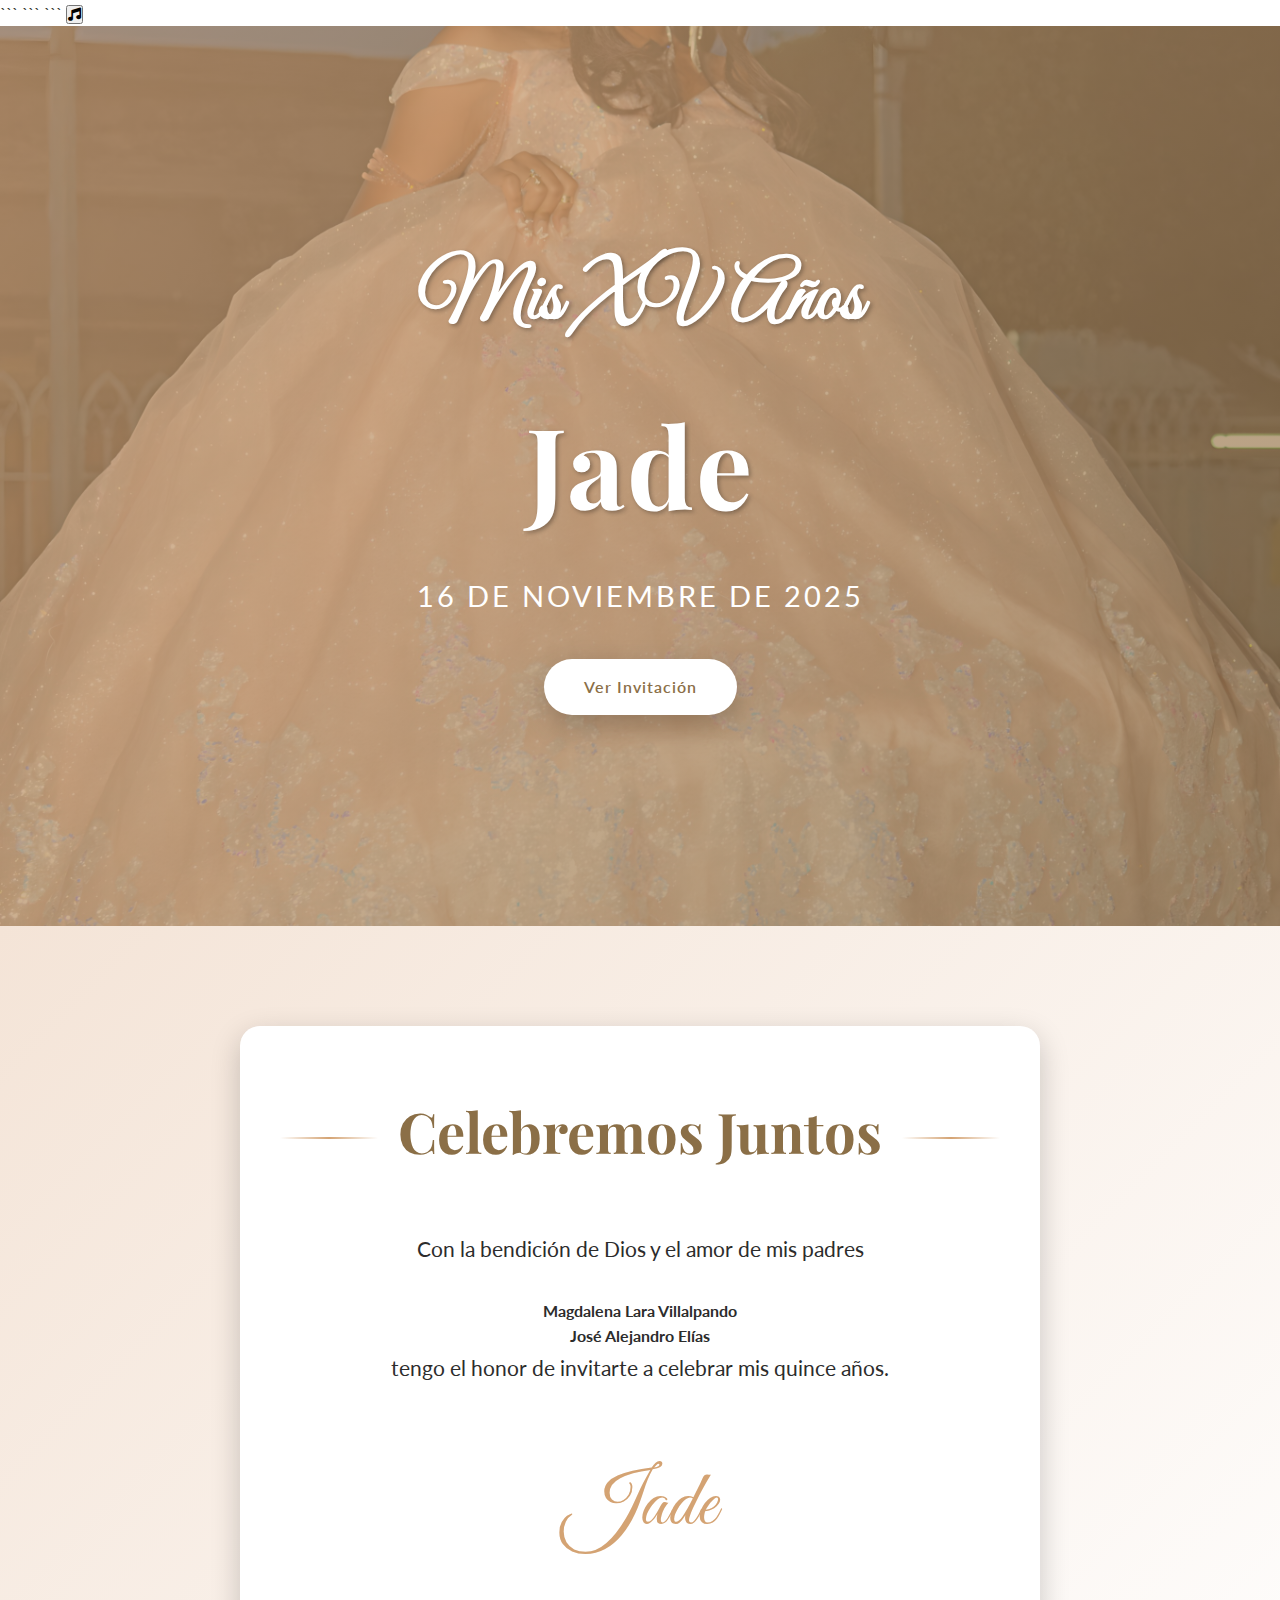
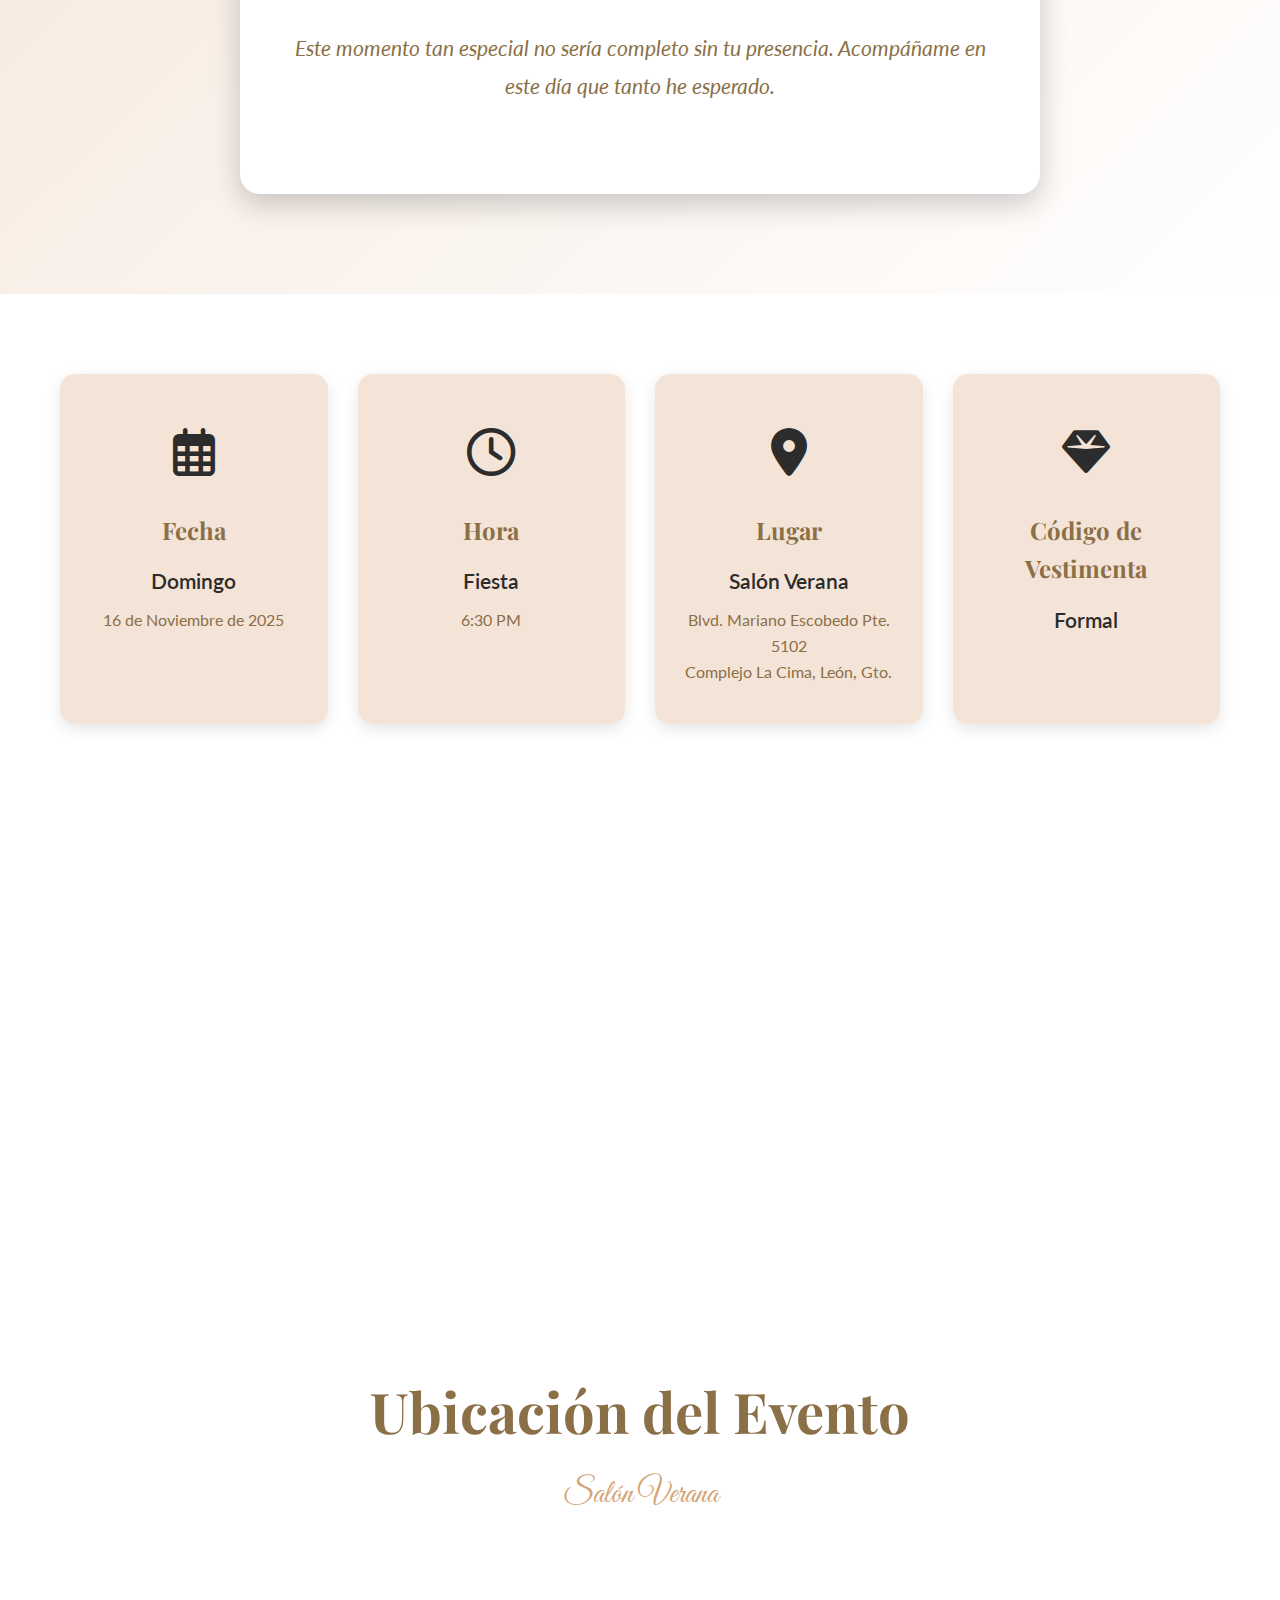
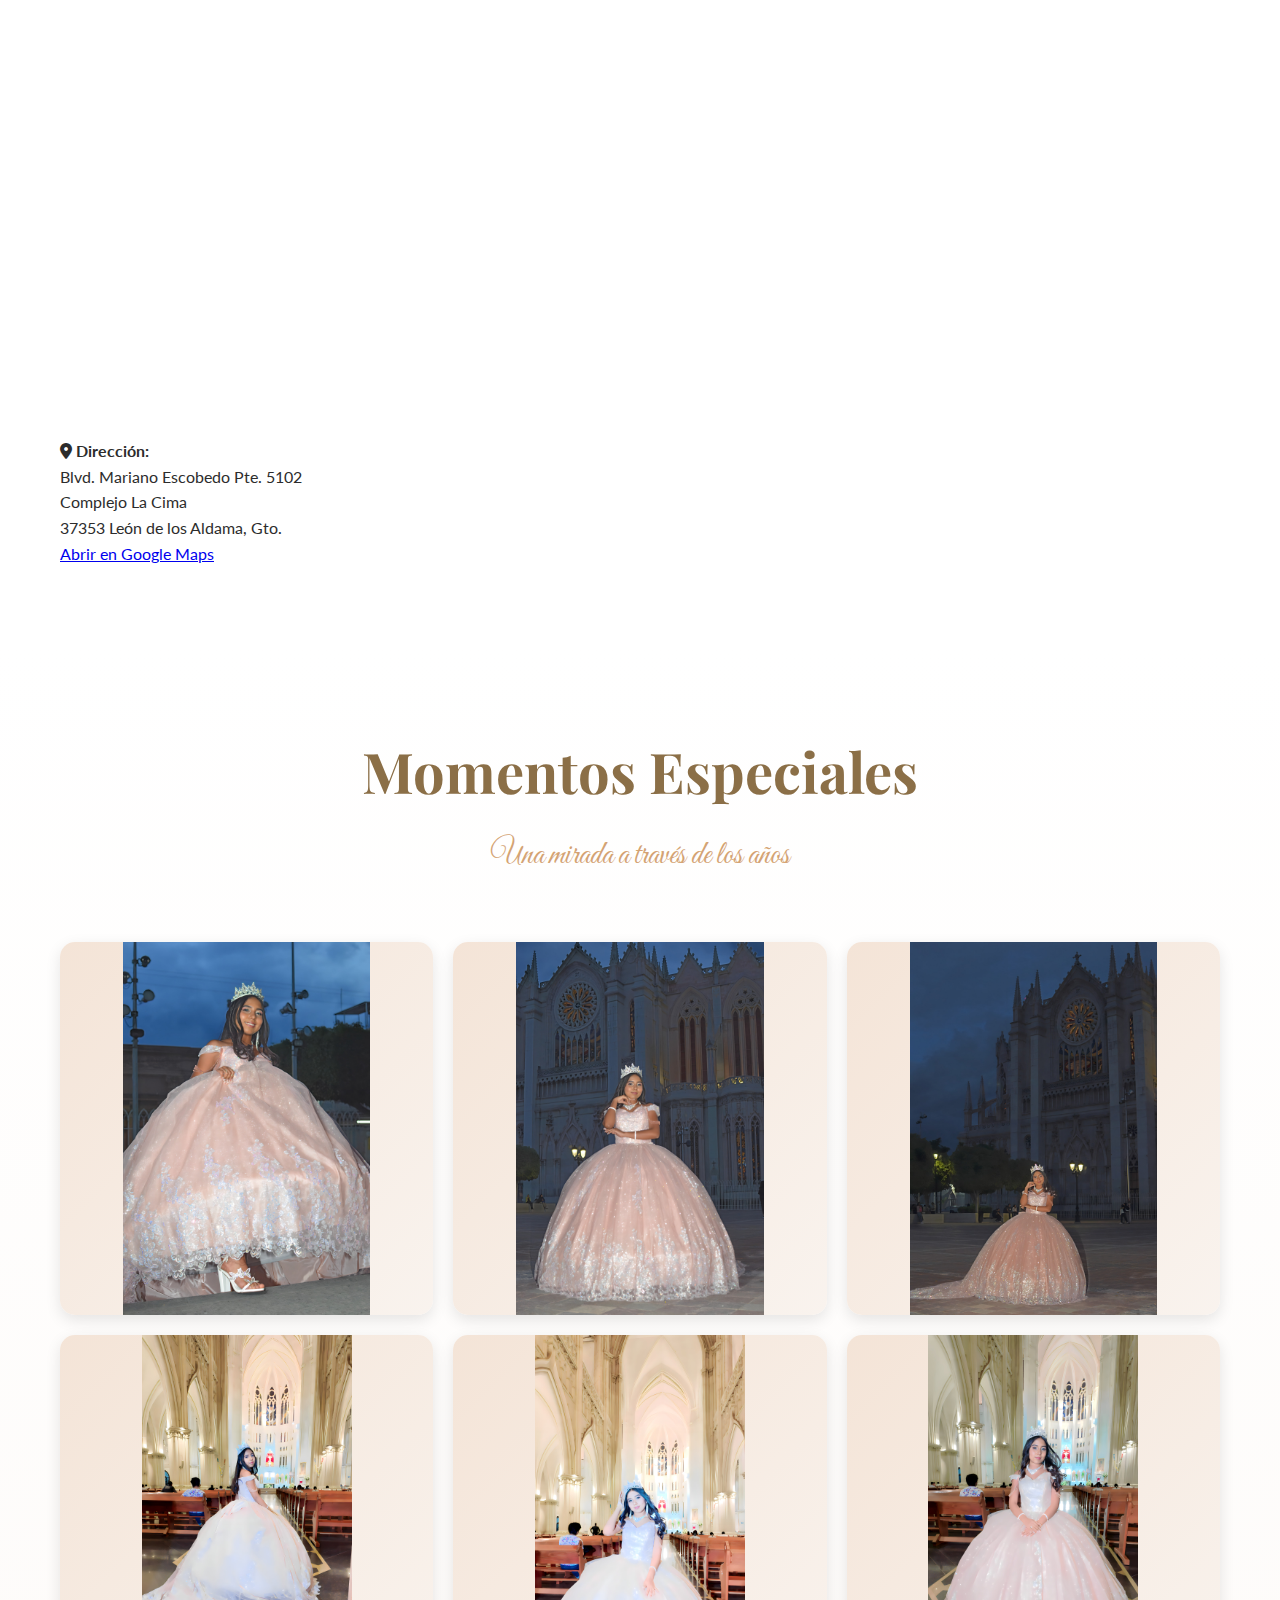
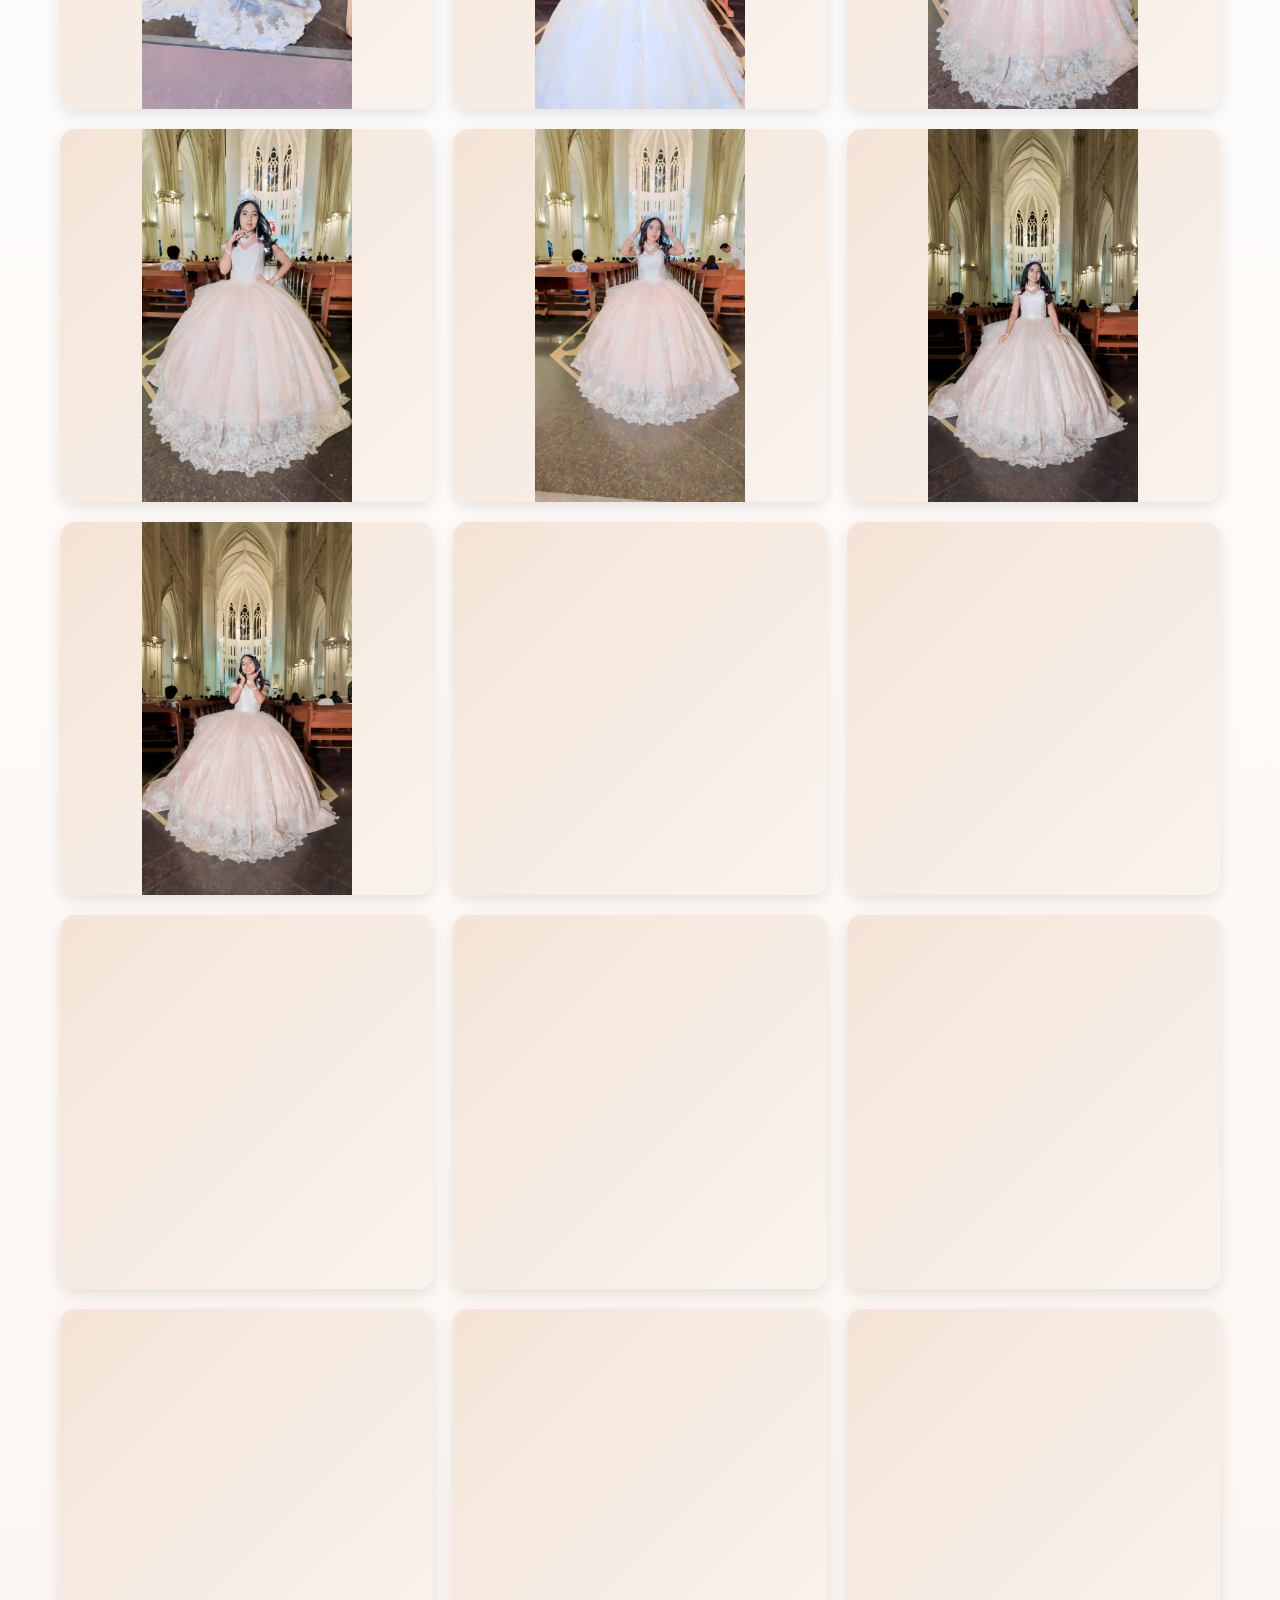
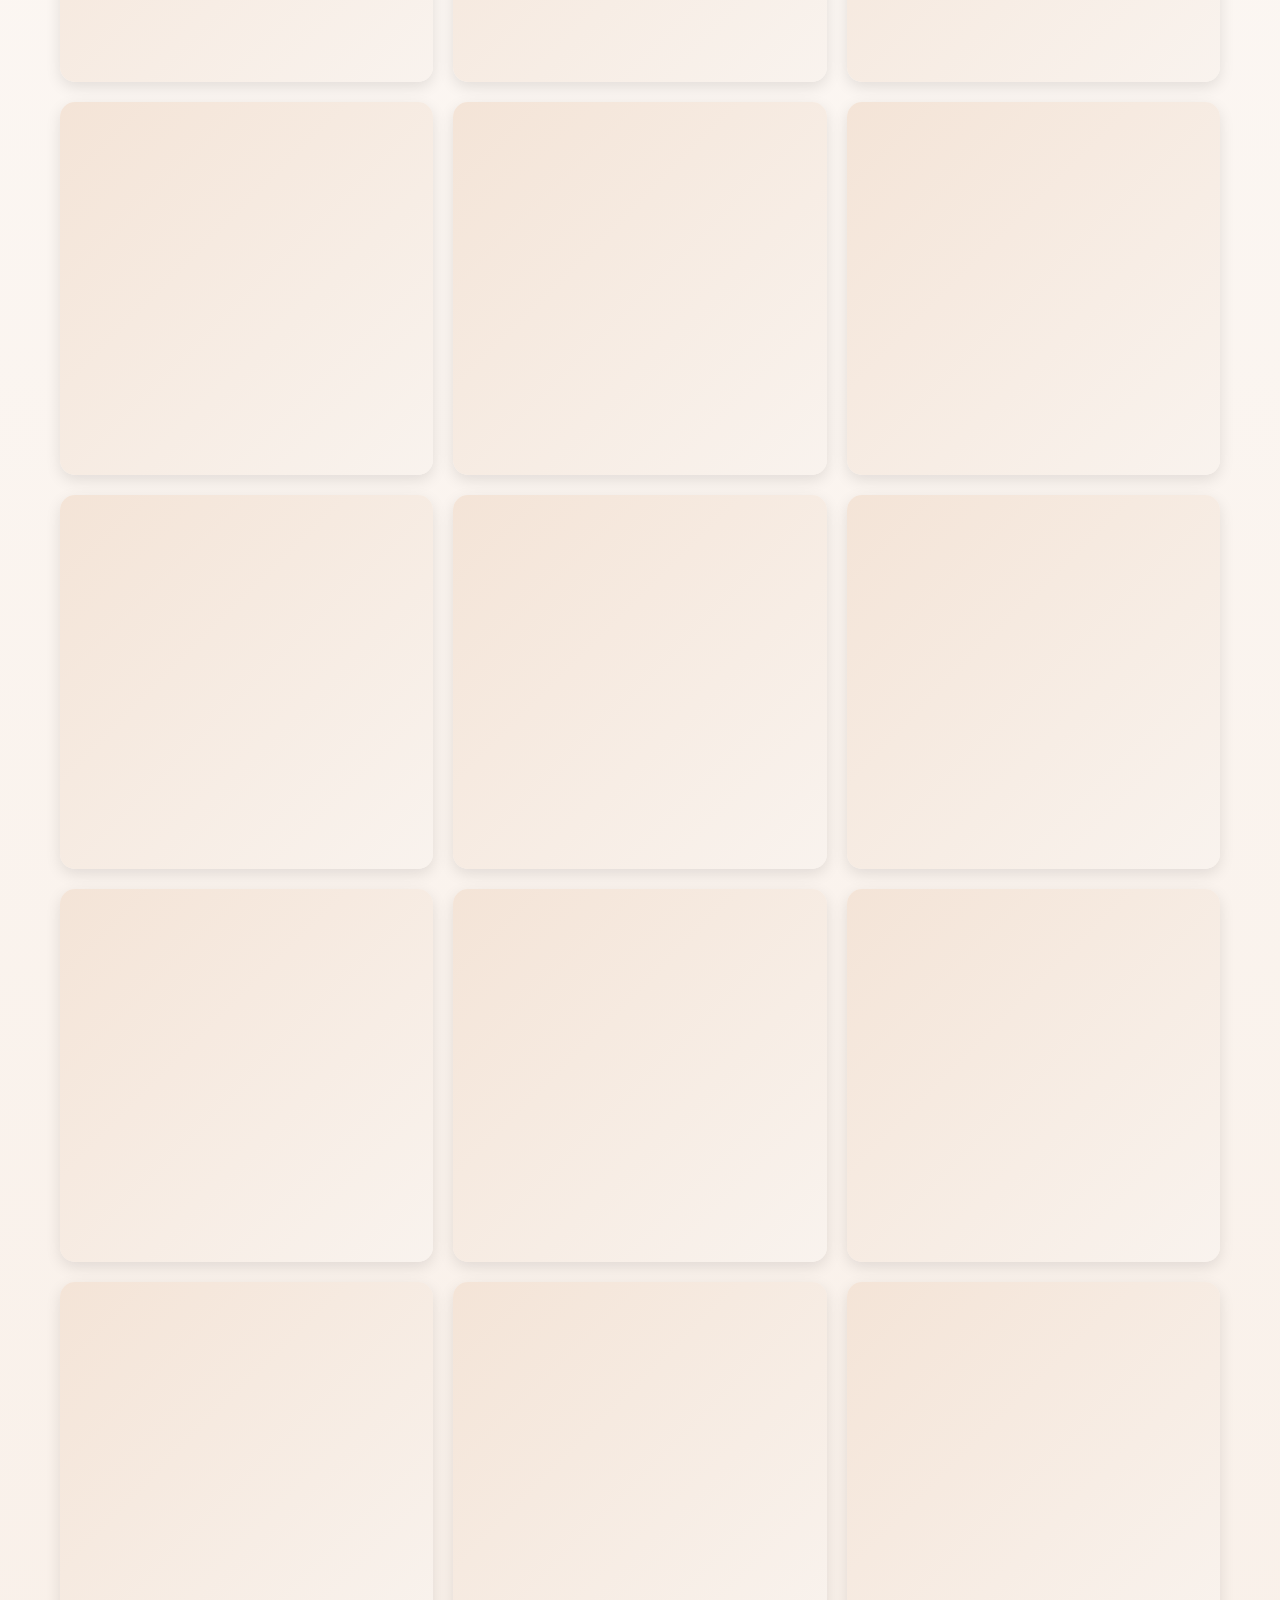
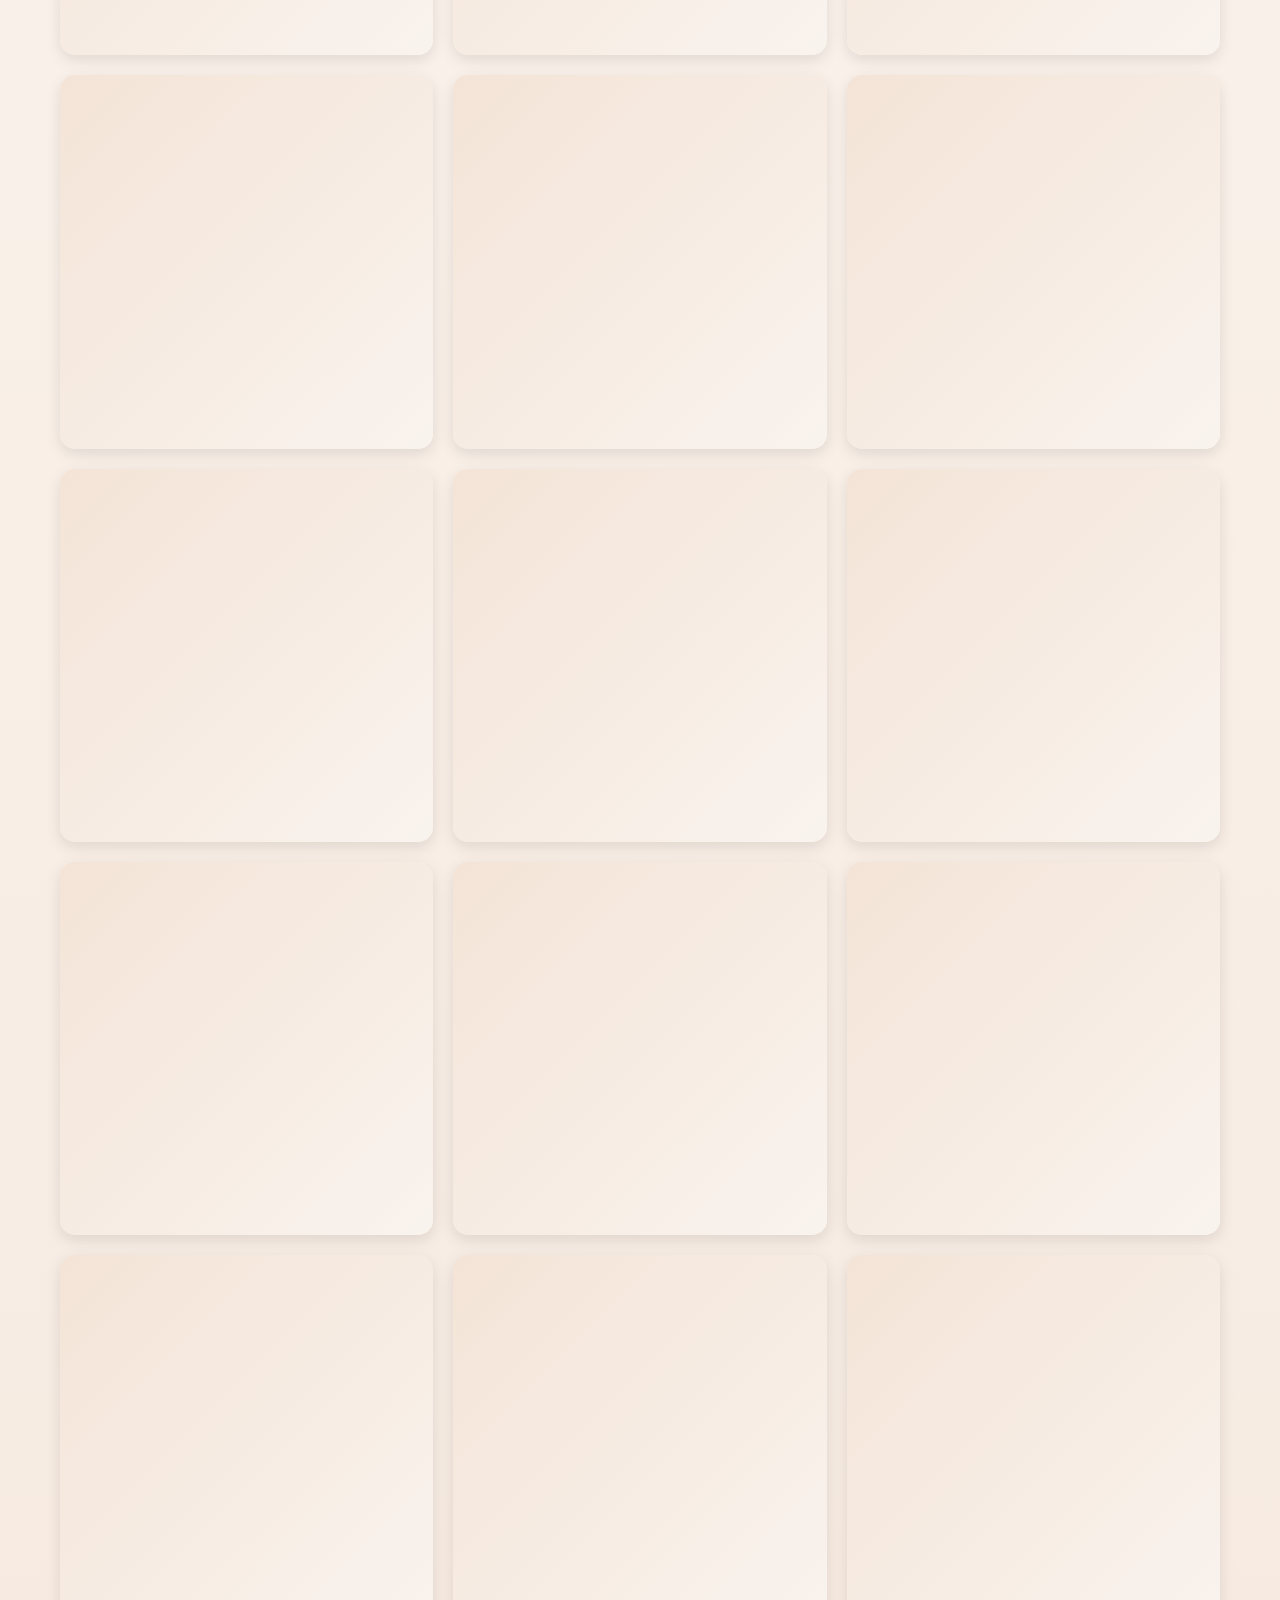
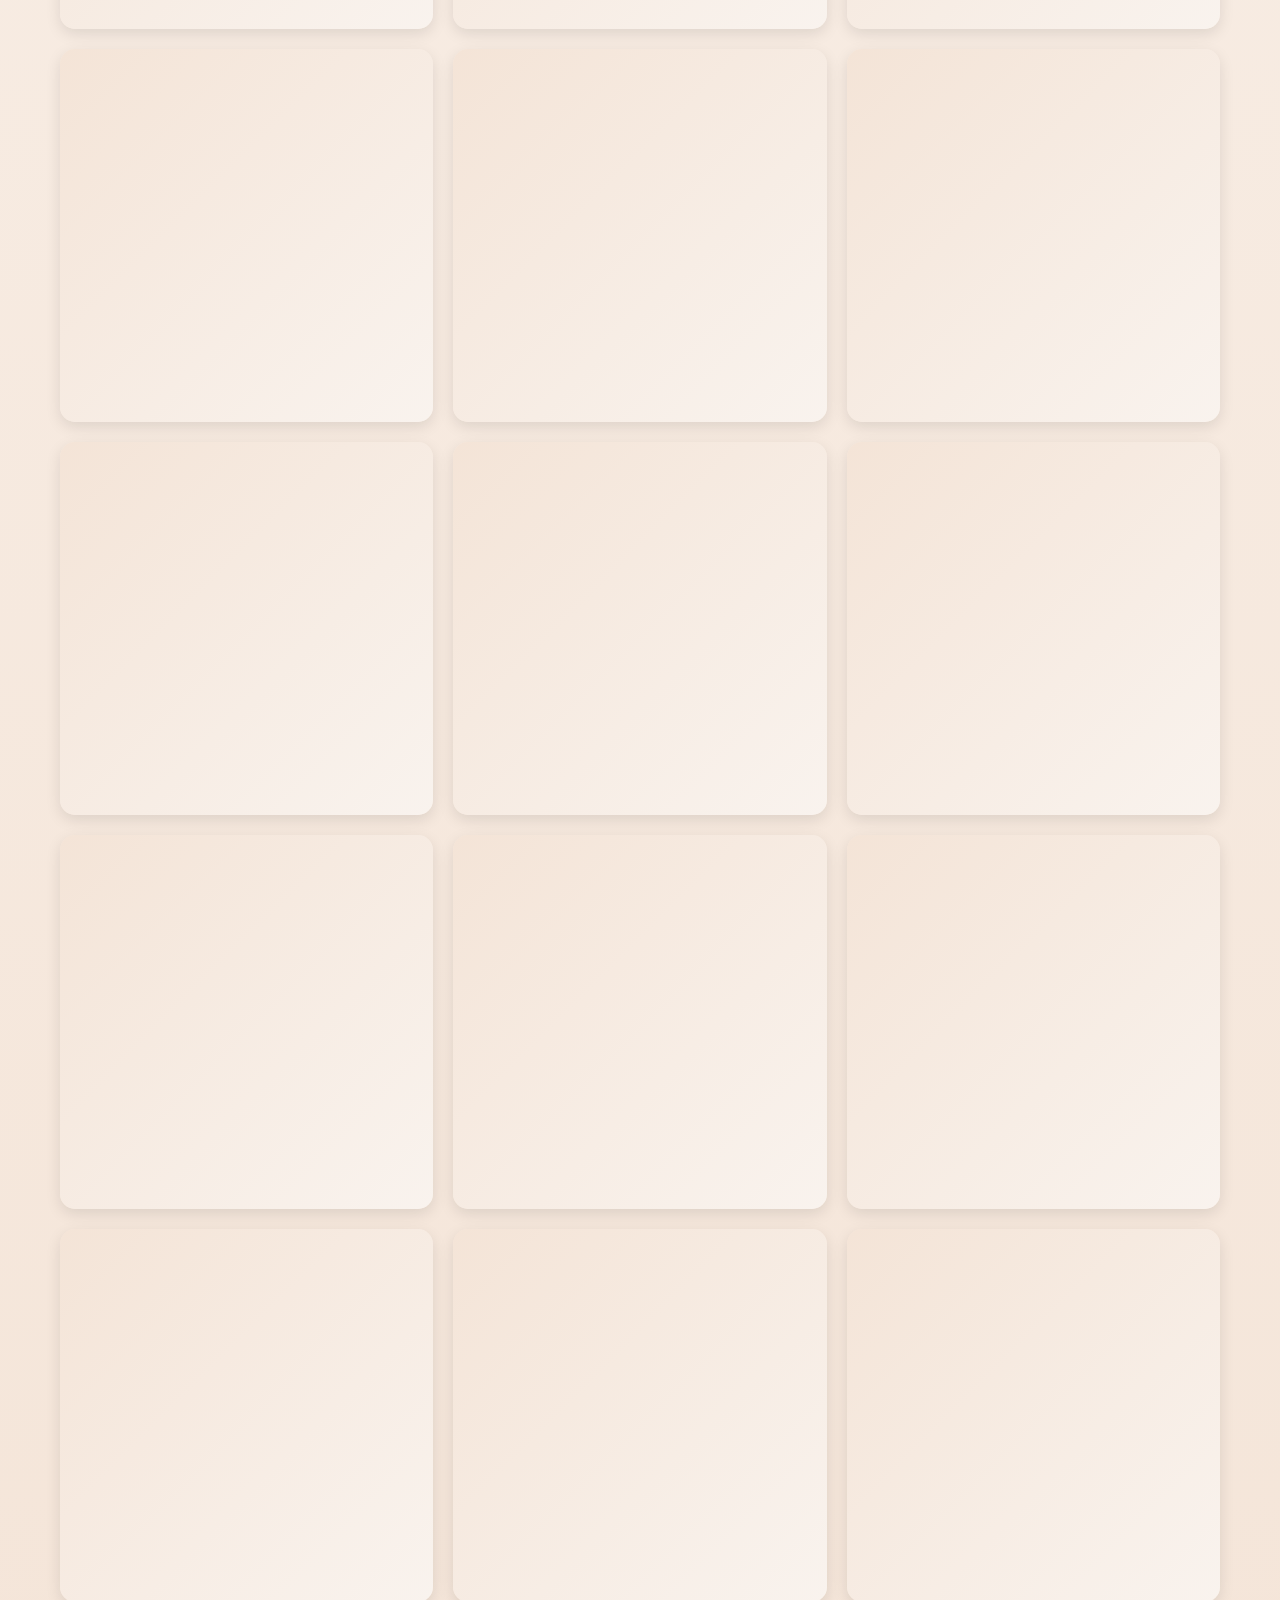
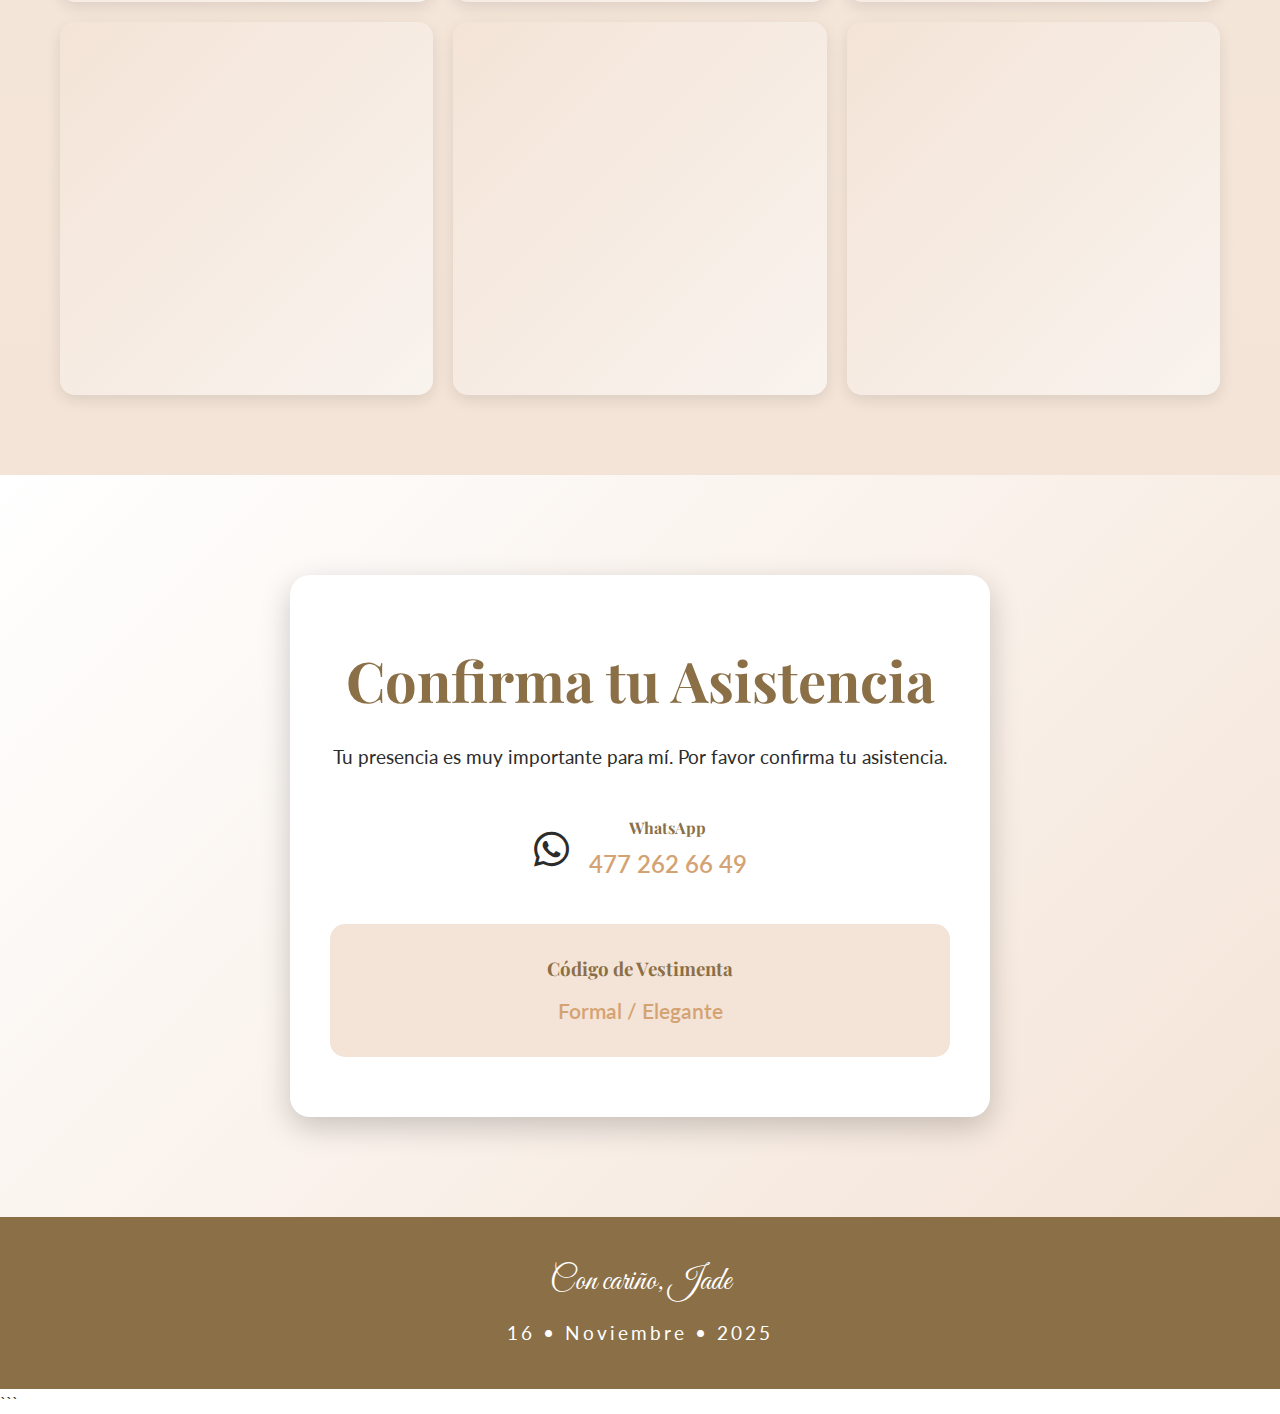
<file: index.html>
<!DOCTYPE html>

<html lang="es">
<head>
    <meta charset="UTF-8">
    <meta name="viewport" content="width=device-width, initial-scale=1.0">
    <title>XV Años de Jade - 16 de Noviembre 2025</title>

```
<!-- Favicon -->
<link rel="icon" type="image/x-icon" href="cropped-Favicon-15-anos-6.ico">
<link rel="shortcut icon" href="cropped-Favicon-15-anos-6.ico">
<link rel="icon" type="image/svg+xml" href="favicon.svg">
<link rel="apple-touch-icon" sizes="180x180" href="favicon.svg">

<link rel="stylesheet" href="css/styles.css">
<link href="https://fonts.googleapis.com/css2?family=Great+Vibes&family=Playfair+Display:wght@400;700&family=Lato:wght@300;400;700&display=swap" rel="stylesheet">
<!-- Font Awesome Icons -->
<link rel="stylesheet" href="https://cdnjs.cloudflare.com/ajax/libs/font-awesome/6.5.1/css/all.min.css">
```

</head>
<body>
    <!-- Audio Background -->
    <audio id="backgroundMusic" loop preload="auto">
        <source src="este dia soñado jade.mp3" type="audio/mpeg">
        Tu navegador no soporta el elemento de audio.
    </audio>

```
<!-- Music Control Button -->
<button type="button" id="musicToggle" class="music-toggle" aria-label="Reproducir música">
    <span class="music-icon"><i class="fas fa-music"></i></span>
</button>

<!-- Hero Section -->
<section class="hero">
    <div class="hero-overlay"></div>
    <div class="hero-content">
        <h1 class="hero-title">Mis XV Años</h1>
        <h2 class="hero-name">Jade</h2>
        <p class="hero-date">16 de Noviembre de 2025</p>
        <a href="#invitation" class="btn-scroll">Ver Invitación</a>
    </div>
    <div class="hero-background" id="heroSlider"></div>
</section>

<!-- Invitation Section -->
<section id="invitation" class="invitation-section">
    <div class="container">
        <div class="invitation-card">
            <div class="invitation-header">
                <div class="decorative-line"></div>
                <h2 class="section-title">Celebremos Juntos</h2>
                <div class="decorative-line"></div>
            </div>
            <div class="invitation-content">
                <p class="invitation-text">
                    Con la bendición de Dios y el amor de mis padres
                </p>
                <div class="parents-names">
                    <p><strong>Magdalena Lara Villalpando</strong></p>
                    <p><strong>José Alejandro Elías</strong></p>
                </div>
                <p class="invitation-text">
                    tengo el honor de invitarte a celebrar mis quince años.
                </p>
                <div class="quinceañera-name">
                    <span class="name-highlight">Jade</span>
                </div>
                <p class="invitation-text special">
                    Este momento tan especial no sería completo sin tu presencia.
                    Acompáñame en este día que tanto he esperado.
                </p>
            </div>
        </div>
    </div>
</section>

<!-- Event Details Section -->
<section class="event-details">
    <div class="container">
        <div class="details-grid">
            <div class="detail-card">
                <div class="detail-icon"><i class="far fa-calendar-alt"></i></div>
                <h3>Fecha</h3>
                <p class="detail-main">Domingo</p>
                <p class="detail-sub">16 de Noviembre de 2025</p>
            </div>
            <div class="detail-card">
                <div class="detail-icon"><i class="far fa-clock"></i></div>
                <h3>Hora</h3>
                <p class="detail-main">Fiesta</p>
                <p class="detail-sub">6:30 PM</p>
            </div>
            <div class="detail-card">
                <div class="detail-icon"><i class="fas fa-map-marker-alt"></i></div>
                <h3>Lugar</h3>
                <p class="detail-main">Salón Verana</p>
                <p class="detail-sub">Blvd. Mariano Escobedo Pte. 5102</p>
                <p class="detail-sub">Complejo La Cima, León, Gto.</p>
            </div>
            <div class="detail-card">
                <div class="detail-icon"><i class="fas fa-gem"></i></div>
                <h3>Código de Vestimenta</h3>
                <p class="detail-main">Formal</p>
            </div>
        </div>
    </div>
</section>

<!-- Video Section -->
<section class="video-section">
    <div class="container">
        <div class="video-container">
            <iframe
                id="youtubeVideo"
                width="100%"
                height="315"
                src="https://www.youtube.com/embed/3tP9AdukFgI?rel=0&controls=1&modestbranding=1&hd=1&vq=hd1080"
                title="Video del Evento - Jade XV Años"
                frameborder="0"
                allow="accelerometer; autoplay; clipboard-write; encrypted-media; gyroscope; picture-in-picture; web-share"
                allowfullscreen>
            </iframe>
        </div>
    </div>
</section>

<!-- Location Map Section -->
<section class="map-section">
    <div class="container">
        <div class="section-header">
            <h2 class="section-title">Ubicación del Evento</h2>
            <p class="section-subtitle">Salón Verana</p>
        </div>
        <div class="map-container">
            <iframe src="https://www.google.com/maps/embed?pb=!1m18!1m12!1m3!1d3149.922475477177!2d-101.72777642553126!3d21.122349380550453!2m3!1f0!2f0!3f0!3m2!1i1024!2i768!4f13.1!3m3!1m2!1s0x842bc08db2fd89c1%3A0x6f2a46e53e8fcc91!2sVerana%20Eventos!5e1!3m2!1ses-419!2smx!4v1760029315709!5m2!1ses-419!2smx"
                    width="100%"
                    height="450"
                    style="border:0;"
                    allowfullscreen=""
                    loading="lazy"
                    referrerpolicy="no-referrer-when-downgrade"
                    title="Ubicación Salón Verana">
            </iframe>
            <div class="map-info">
                <p class="map-address">
                    <strong><i class="fas fa-location-dot"></i> Dirección:</strong><br>
                    Blvd. Mariano Escobedo Pte. 5102<br>
                    Complejo La Cima<br>
                    37353 León de los Aldama, Gto.
                </p>
                <a href="https://www.google.com/maps/place/Verana+Eventos/@21.122349380550453,-101.72777642553126,17z/data=!3m1!4b1!4m6!3m5!1s0x842bc08db2fd89c1:0x6f2a46e53e8fcc91!8m2!3d21.1223494!4d-101.7277764!16s%2Fg%2F11g0p6vgb7" target="_blank" class="btn-map">
                    Abrir en Google Maps
                </a>
            </div>
        </div>
    </div>
</section>

<!-- Gallery Section - Grid Style -->
<section class="gallery-section gallery-grid-section">
    <div class="container">
        <div class="section-header">
            <h2 class="section-title">Momentos Especiales</h2>
            <p class="section-subtitle">Una mirada a través de los años</p>
        </div>
        <div class="gallery-grid" id="galleryGrid"></div>
    </div>
</section>

<!-- Contact Section -->
<section class="contact-section">
    <div class="container">
        <div class="contact-card">
            <h2 class="section-title">Confirma tu Asistencia</h2>
            <p class="contact-text">
                Tu presencia es muy importante para mí.
                Por favor confirma tu asistencia.
            </p>
            <div class="contact-info">
                <div class="contact-item">
                    <div class="contact-icon"><i class="fab fa-whatsapp"></i></div>
                    <div class="contact-details">
                        <h4>WhatsApp</h4>
                        <a href="https://wa.me/5214772626649" class="contact-link" target="_blank">
                            477 262 66 49
                        </a>
                    </div>
                </div>
            </div>
            <div class="dress-code">
                <h3>Código de Vestimenta</h3>
                <p>Formal / Elegante</p>
            </div>
        </div>
    </div>
</section>

<!-- Footer -->
<footer class="footer">
    <div class="container">
        <div class="footer-content">
            <p class="footer-text">Con cariño, Jade</p>
            <p class="footer-date">16 • Noviembre • 2025</p>
        </div>
    </div>
</footer>

<!-- Lightbox Modal -->
<div id="lightbox" class="lightbox">
    <span class="lightbox-close">&times;</span>
    <img class="lightbox-content" id="lightboxImg" alt="Imagen ampliada">
    <div class="lightbox-caption" id="lightboxCaption"></div>
    <a class="lightbox-prev">❮</a>
    <a class="lightbox-next">❯</a>
</div>

<script src="js/script.js?v=5"></script>
```

    <script src="js/visitas.js?v=1"></script>
</body>
</html>
</file>
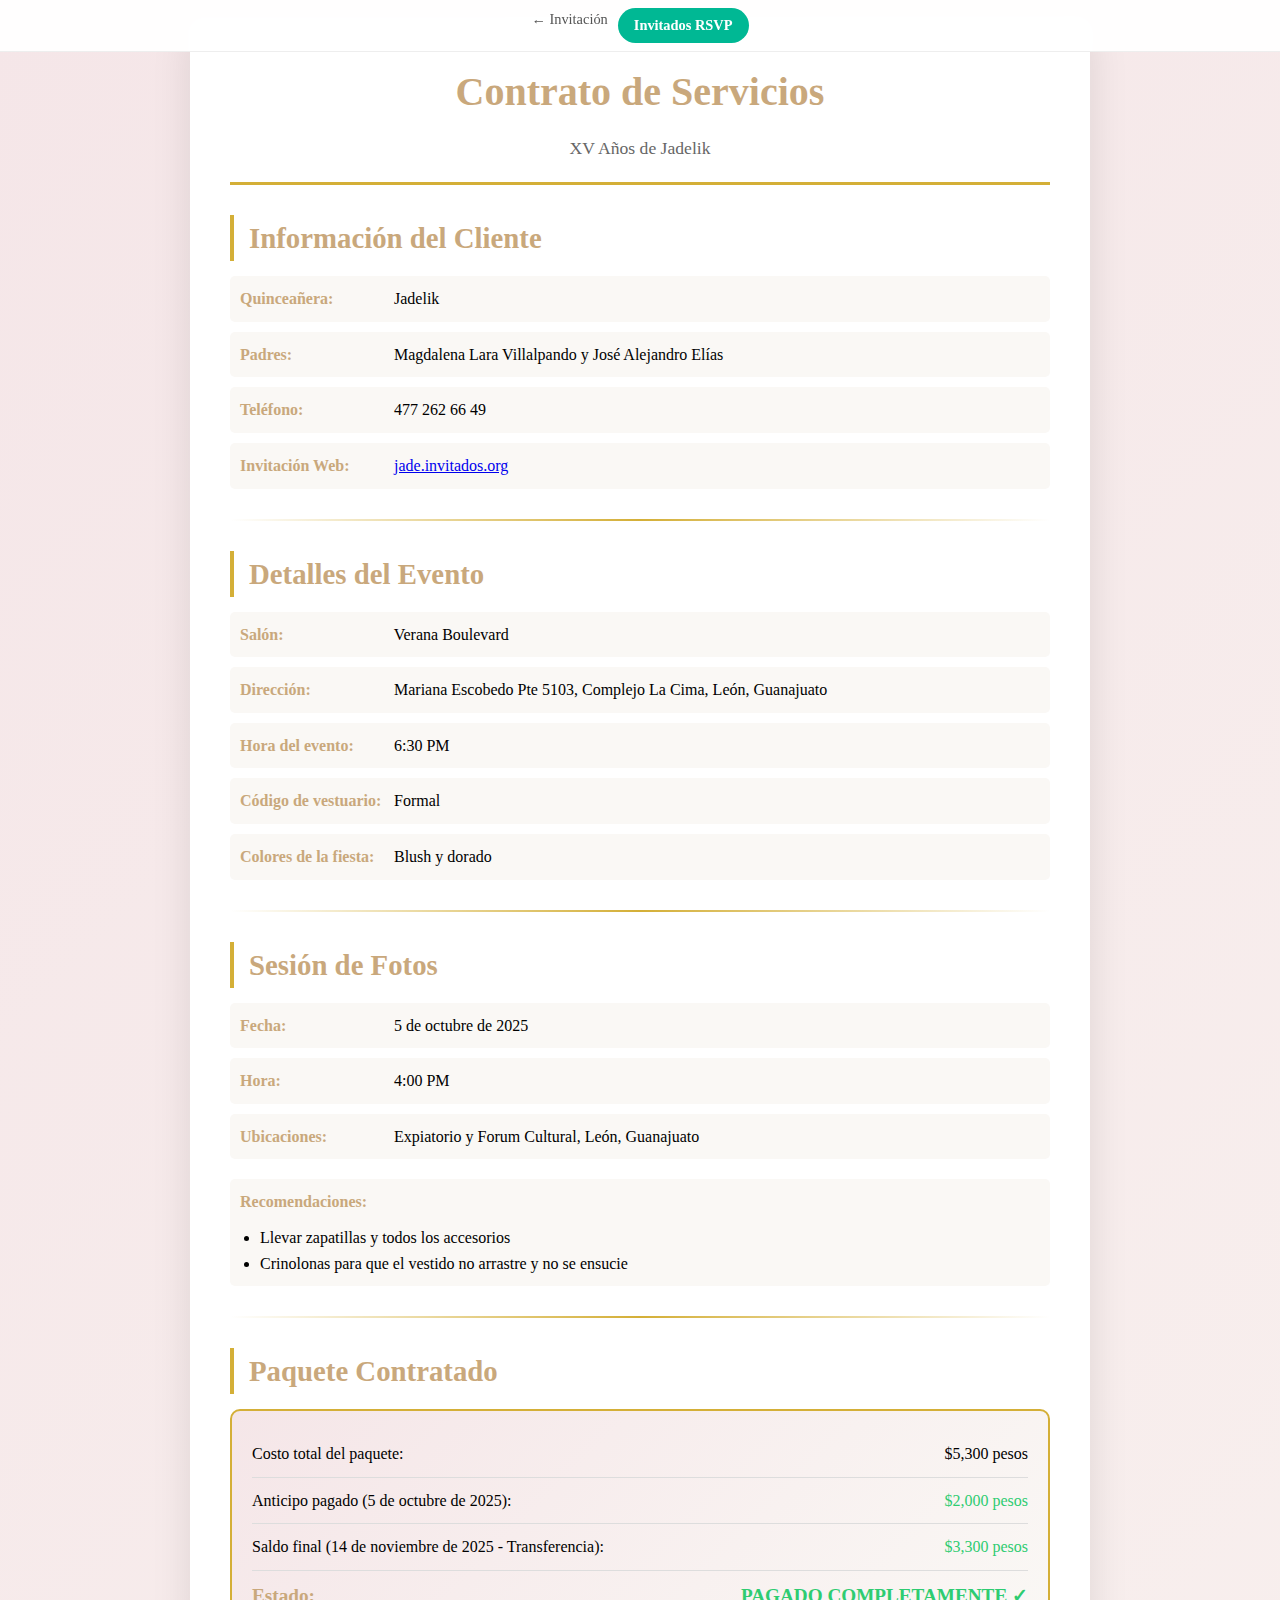
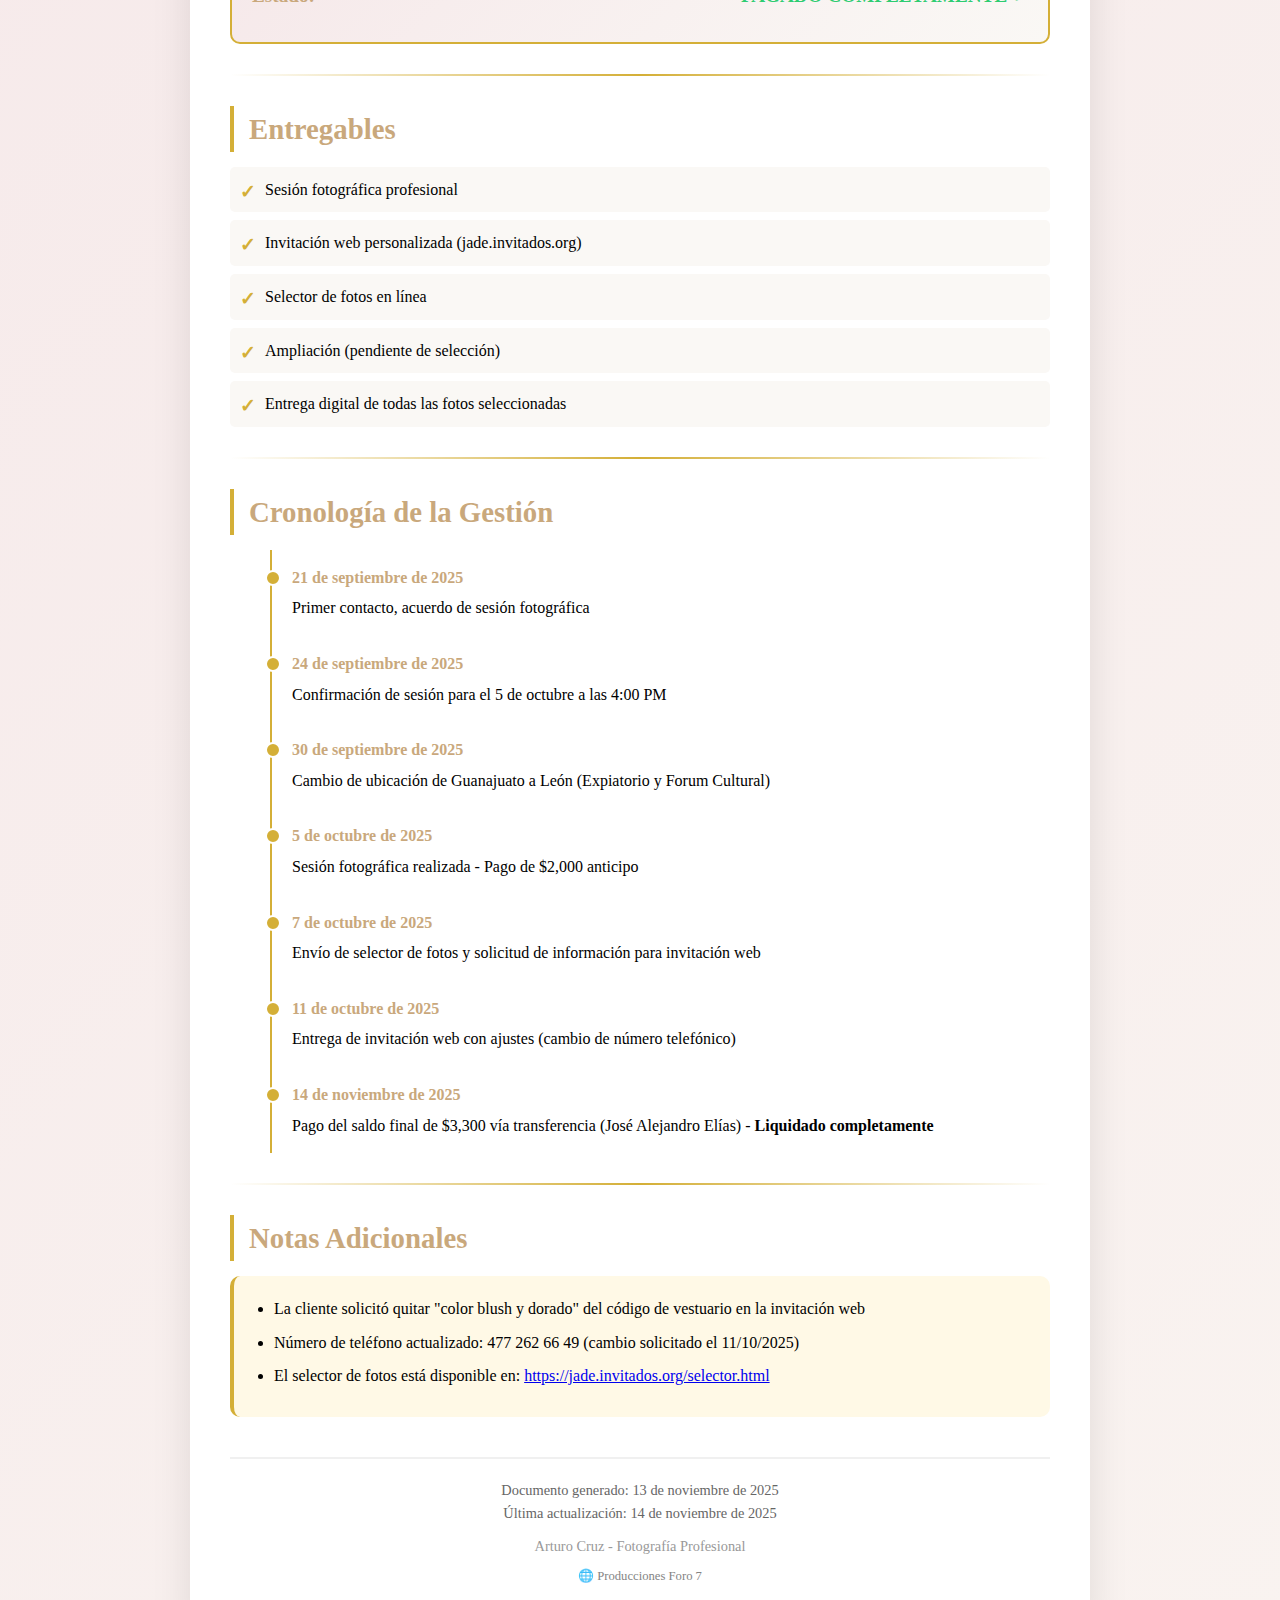
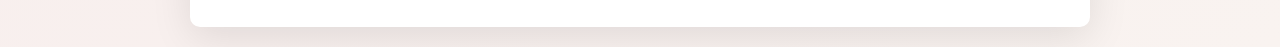
<file: contrato.html>
<!DOCTYPE html>
<html lang="es">
<head>
    <meta charset="UTF-8">
    <meta name="viewport" content="width=device-width, initial-scale=1.0">
    <title>Contrato - XV Años Jadelik</title>
    <style>
        * {
            margin: 0;
            padding: 0;
            box-sizing: border-box;
        }

        body {
            font-family: 'Georgia', serif;
            background: linear-gradient(135deg, #f5e6e8 0%, #f9f3f0 100%);
            padding: 20px;
            line-height: 1.6;
        }

        .container {
            max-width: 900px;
            margin: 0 auto;
            background: white;
            padding: 40px;
            box-shadow: 0 10px 40px rgba(0,0,0,0.1);
            border-radius: 10px;
        }

        .header {
            text-align: center;
            border-bottom: 3px solid #d4af37;
            padding-bottom: 20px;
            margin-bottom: 30px;
        }

        .header h1 {
            color: #c9a87c;
            font-size: 2.5em;
            margin-bottom: 10px;
            font-family: 'Times New Roman', serif;
        }

        .header p {
            color: #666;
            font-size: 1.1em;
        }

        .section {
            margin-bottom: 30px;
        }

        .section h2 {
            color: #c9a87c;
            font-size: 1.8em;
            margin-bottom: 15px;
            border-left: 4px solid #d4af37;
            padding-left: 15px;
        }

        .info-grid {
            display: grid;
            grid-template-columns: 1fr;
            gap: 10px;
            margin-bottom: 20px;
        }

        .info-item {
            padding: 10px;
            background: #faf8f5;
            border-radius: 5px;
        }

        .info-item strong {
            color: #c9a87c;
            display: inline-block;
            min-width: 150px;
        }

        .payment-summary {
            background: linear-gradient(135deg, #f5e6e8 0%, #faf8f5 100%);
            padding: 20px;
            border-radius: 10px;
            border: 2px solid #d4af37;
        }

        .payment-item {
            display: flex;
            justify-content: space-between;
            padding: 10px 0;
            border-bottom: 1px solid #ddd;
        }

        .payment-item:last-child {
            border-bottom: none;
            font-weight: bold;
            font-size: 1.2em;
            color: #c9a87c;
        }

        .timeline {
            position: relative;
            padding-left: 30px;
        }

        .timeline-item {
            position: relative;
            padding: 15px 0;
            border-left: 2px solid #d4af37;
            padding-left: 20px;
            margin-left: 10px;
        }

        .timeline-item::before {
            content: '';
            position: absolute;
            left: -7px;
            top: 20px;
            width: 12px;
            height: 12px;
            border-radius: 50%;
            background: #d4af37;
            border: 2px solid white;
        }

        .timeline-date {
            color: #c9a87c;
            font-weight: bold;
            margin-bottom: 5px;
        }

        .deliverables {
            list-style: none;
        }

        .deliverables li {
            padding: 10px;
            margin-bottom: 8px;
            background: #faf8f5;
            border-radius: 5px;
            position: relative;
            padding-left: 35px;
        }

        .deliverables li::before {
            content: '✓';
            position: absolute;
            left: 10px;
            color: #d4af37;
            font-weight: bold;
            font-size: 1.2em;
        }

        .notes {
            background: #fff9e6;
            padding: 20px;
            border-radius: 10px;
            border-left: 4px solid #d4af37;
        }

        .notes ul {
            margin-left: 20px;
        }

        .notes li {
            margin-bottom: 8px;
        }

        .footer {
            margin-top: 40px;
            text-align: center;
            color: #666;
            font-size: 0.9em;
            border-top: 2px solid #f0f0f0;
            padding-top: 20px;
        }

        .divider {
            height: 2px;
            background: linear-gradient(to right, transparent, #d4af37, transparent);
            margin: 30px 0;
        }

        @media print {
            body {
                background: white;
                padding: 0;
            }
            .container {
                box-shadow: none;
                padding: 20px;
            }
        }

        @media (max-width: 768px) {
            .container {
                padding: 20px;
            }
            .header h1 {
                font-size: 2em;
            }
        }
    </style>
    <link rel="icon" type="image/svg+xml" href="favicon.svg">
</head>
<body>
    <div class="container">
        <div class="header">
            <h1>Contrato de Servicios</h1>
            <p>XV Años de Jadelik</p>
        </div>

        <div class="section">
            <h2>Información del Cliente</h2>
            <div class="info-grid">
                <div class="info-item">
                    <strong>Quinceañera:</strong> Jadelik
                </div>
                <div class="info-item">
                    <strong>Padres:</strong> Magdalena Lara Villalpando y José Alejandro Elías
                </div>
                <div class="info-item">
                    <strong>Teléfono:</strong> 477 262 66 49
                </div>
                <div class="info-item">
                    <strong>Invitación Web:</strong> <a href="https://jade.invitados.org" target="_blank">jade.invitados.org</a>
                </div>
            </div>
        </div>

        <div class="divider"></div>

        <div class="section">
            <h2>Detalles del Evento</h2>
            <div class="info-grid">
                <div class="info-item">
                    <strong>Salón:</strong> Verana Boulevard
                </div>
                <div class="info-item">
                    <strong>Dirección:</strong> Mariana Escobedo Pte 5103, Complejo La Cima, León, Guanajuato
                </div>
                <div class="info-item">
                    <strong>Hora del evento:</strong> 6:30 PM
                </div>
                <div class="info-item">
                    <strong>Código de vestuario:</strong> Formal
                </div>
                <div class="info-item">
                    <strong>Colores de la fiesta:</strong> Blush y dorado
                </div>
            </div>
        </div>

        <div class="divider"></div>

        <div class="section">
            <h2>Sesión de Fotos</h2>
            <div class="info-grid">
                <div class="info-item">
                    <strong>Fecha:</strong> 5 de octubre de 2025
                </div>
                <div class="info-item">
                    <strong>Hora:</strong> 4:00 PM
                </div>
                <div class="info-item">
                    <strong>Ubicaciones:</strong> Expiatorio y Forum Cultural, León, Guanajuato
                </div>
            </div>
            <div class="info-grid" style="margin-top: 15px;">
                <div class="info-item">
                    <strong>Recomendaciones:</strong>
                    <ul style="margin-left: 20px; margin-top: 10px;">
                        <li>Llevar zapatillas y todos los accesorios</li>
                        <li>Crinolonas para que el vestido no arrastre y no se ensucie</li>
                    </ul>
                </div>
            </div>
        </div>

        <div class="divider"></div>

        <div class="section">
            <h2>Paquete Contratado</h2>
            <div class="payment-summary">
                <div class="payment-item">
                    <span>Costo total del paquete:</span>
                    <span>$5,300 pesos</span>
                </div>
                <div class="payment-item">
                    <span>Anticipo pagado (5 de octubre de 2025):</span>
                    <span style="color: #2ecc71;">$2,000 pesos</span>
                </div>
                <div class="payment-item">
                    <span>Saldo final (14 de noviembre de 2025 - Transferencia):</span>
                    <span style="color: #2ecc71;">$3,300 pesos</span>
                </div>
                <div class="payment-item">
                    <span>Estado:</span>
                    <span style="color: #2ecc71;">PAGADO COMPLETAMENTE ✓</span>
                </div>
            </div>
        </div>

        <div class="divider"></div>

        <div class="section">
            <h2>Entregables</h2>
            <ul class="deliverables">
                <li>Sesión fotográfica profesional</li>
                <li>Invitación web personalizada (jade.invitados.org)</li>
                <li>Selector de fotos en línea</li>
                <li>Ampliación (pendiente de selección)</li>
                <li>Entrega digital de todas las fotos seleccionadas</li>
            </ul>
        </div>

        <div class="divider"></div>

        <div class="section">
            <h2>Cronología de la Gestión</h2>
            <div class="timeline">
                <div class="timeline-item">
                    <div class="timeline-date">21 de septiembre de 2025</div>
                    <div>Primer contacto, acuerdo de sesión fotográfica</div>
                </div>
                <div class="timeline-item">
                    <div class="timeline-date">24 de septiembre de 2025</div>
                    <div>Confirmación de sesión para el 5 de octubre a las 4:00 PM</div>
                </div>
                <div class="timeline-item">
                    <div class="timeline-date">30 de septiembre de 2025</div>
                    <div>Cambio de ubicación de Guanajuato a León (Expiatorio y Forum Cultural)</div>
                </div>
                <div class="timeline-item">
                    <div class="timeline-date">5 de octubre de 2025</div>
                    <div>Sesión fotográfica realizada - Pago de $2,000 anticipo</div>
                </div>
                <div class="timeline-item">
                    <div class="timeline-date">7 de octubre de 2025</div>
                    <div>Envío de selector de fotos y solicitud de información para invitación web</div>
                </div>
                <div class="timeline-item">
                    <div class="timeline-date">11 de octubre de 2025</div>
                    <div>Entrega de invitación web con ajustes (cambio de número telefónico)</div>
                </div>
                <div class="timeline-item">
                    <div class="timeline-date">14 de noviembre de 2025</div>
                    <div>Pago del saldo final de $3,300 vía transferencia (José Alejandro Elías) - <strong>Liquidado completamente</strong></div>
                </div>
            </div>
        </div>

        <div class="divider"></div>

        <div class="section">
            <h2>Notas Adicionales</h2>
            <div class="notes">
                <ul>
                    <li>La cliente solicitó quitar "color blush y dorado" del código de vestuario en la invitación web</li>
                    <li>Número de teléfono actualizado: 477 262 66 49 (cambio solicitado el 11/10/2025)</li>
                    <li>El selector de fotos está disponible en: <a href="https://jade.invitados.org/selector.html" target="_blank">https://jade.invitados.org/selector.html</a></li>
                </ul>
            </div>
        </div>

        <div class="footer">
            <p>Documento generado: 13 de noviembre de 2025</p>
            <p>Última actualización: 14 de noviembre de 2025</p>
            <p style="margin-top: 10px; color: #999;">Arturo Cruz - Fotografía Profesional</p>
        </div>
    </div>
    <script src="js/visitas.js?v=1"></script>


<div style="position:fixed;top:0;left:0;right:0;z-index:999;background:rgba(255,255,255,.95);backdrop-filter:blur(8px);padding:8px 16px;display:flex;gap:10px;justify-content:center;border-bottom:1px solid #eee;print:none;"><a href="index.html" style="color:#555;text-decoration:none;font-size:.9rem;">← Invitación</a><a href="invitados.html" style="background:#00b894;color:#fff;padding:6px 16px;border-radius:20px;text-decoration:none;font-size:.9rem;font-weight:700;">Invitados RSVP</a></div><style>@media print{[style*="position:fixed"]{display:none!important}}</style>
<script src="js/foro7-footer.js"></script>
</body>
</html>
</file>
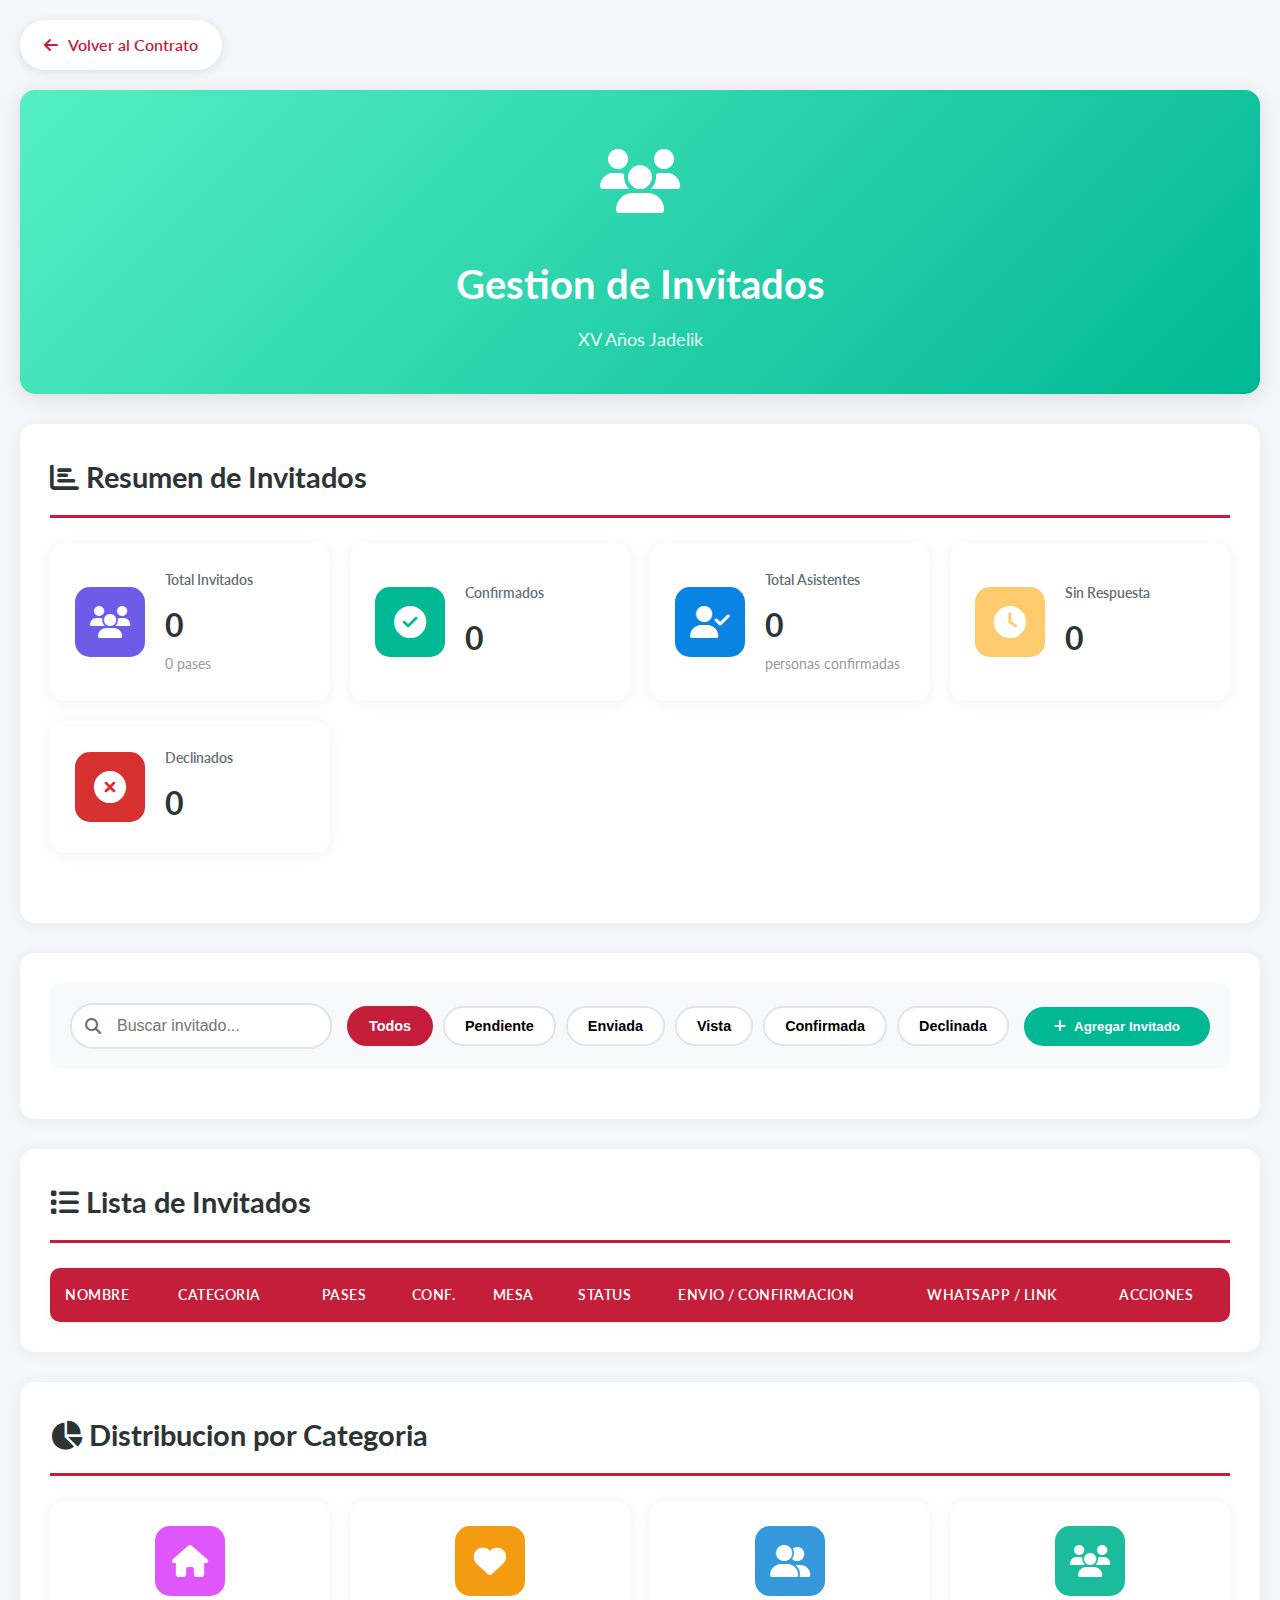
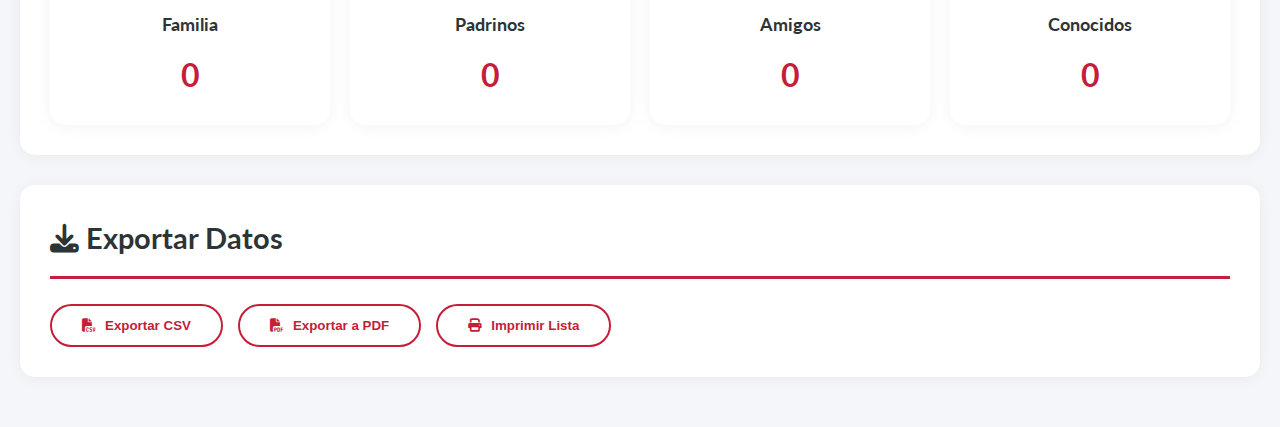
<file: invitados.html>
<!DOCTYPE html>
<html lang="es">
<head>
    <meta charset="UTF-8">
    <meta name="viewport" content="width=device-width, initial-scale=1.0">
    <title>Gestion de Invitados - XV Años Jadelik</title>
    <link href="https://fonts.googleapis.com/css2?family=Lato:wght@300;400;700&display=swap" rel="stylesheet">
    <link rel="stylesheet" href="https://cdnjs.cloudflare.com/ajax/libs/font-awesome/6.4.0/css/all.min.css">
    <link rel="stylesheet" href="css/admin.css">
    <link rel="stylesheet" href="css/servicios.css">
    <link rel="stylesheet" href="css/invitados.css">
</head>
<body>
    <div class="admin-container">
        <a href="contrato.html" class="btn-back"><i class="fas fa-arrow-left"></i> Volver al Contrato</a>
        <header class="service-header" style="background: linear-gradient(135deg, #55efc4, #00b894);">
            <div class="service-icon"><i class="fas fa-users"></i></div>
            <h1>Gestion de Invitados</h1>
            <p>XV Años Jadelik</p>
        </header>
        <section class="service-section">
            <h2><i class="fas fa-chart-bar"></i> Resumen de Invitados</h2>
            <div class="dashboard-stats">
                <div class="stat-card">
                    <div class="stat-icon" style="background:#6c5ce7"><i class="fas fa-users"></i></div>
                    <div class="stat-info"><h3>Total Invitados</h3><p class="stat-value" id="totalInvitados">0</p><small style="color:#999" id="totalPases">0 pases</small></div>
                </div>
                <div class="stat-card">
                    <div class="stat-icon" style="background:#00b894"><i class="fas fa-check-circle"></i></div>
                    <div class="stat-info"><h3>Confirmados</h3><p class="stat-value" id="confirmados">0</p></div>
                </div>
                <div class="stat-card">
                    <div class="stat-icon" style="background:#0984e3"><i class="fas fa-user-check"></i></div>
                    <div class="stat-info"><h3>Total Asistentes</h3><p class="stat-value" id="totalAsistentes">0</p><small style="color:#999">personas confirmadas</small></div>
                </div>
                <div class="stat-card">
                    <div class="stat-icon" style="background:#fdcb6e"><i class="fas fa-clock"></i></div>
                    <div class="stat-info"><h3>Sin Respuesta</h3><p class="stat-value" id="pendientes">0</p></div>
                </div>
                <div class="stat-card">
                    <div class="stat-icon" style="background:#d63031"><i class="fas fa-times-circle"></i></div>
                    <div class="stat-info"><h3>Declinados</h3><p class="stat-value" id="noAsistiran">0</p></div>
                </div>
            </div>
        </section>
        <section class="service-section">
            <div class="filters-bar">
                <div class="search-box"><i class="fas fa-search"></i><input type="text" id="searchInput" placeholder="Buscar invitado..."></div>
                <div class="filter-buttons">
                    <button class="filter-btn active" data-filter="all">Todos</button>
                    <button class="filter-btn" data-filter="pendiente">Pendiente</button>
                    <button class="filter-btn" data-filter="enviada">Enviada</button>
                    <button class="filter-btn" data-filter="vista">Vista</button>
                    <button class="filter-btn" data-filter="confirmada">Confirmada</button>
                    <button class="filter-btn" data-filter="declinada">Declinada</button>
                </div>
                <button class="btn-add-guest" onclick="openAddGuestModal()"><i class="fas fa-plus"></i> Agregar Invitado</button>
            </div>
        </section>
        <section class="service-section">
            <h2><i class="fas fa-list"></i> Lista de Invitados</h2>
            <div class="table-container">
                <table class="guests-table" id="guestsTable">
                    <thead><tr>
                        <th>Nombre</th><th>Categoria</th>
                        <th style="text-align:center">Pases</th><th style="text-align:center">Conf.</th>
                        <th>Mesa</th><th>Status</th><th>Envio / Confirmacion</th>
                        <th>WhatsApp / Link</th><th>Acciones</th>
                    </tr></thead>
                    <tbody id="guestsTableBody"></tbody>
                </table>
            </div>
        </section>
        <section class="service-section">
            <h2><i class="fas fa-chart-pie"></i> Distribucion por Categoria</h2>
            <div class="category-cards">
                <div class="category-card"><div class="category-icon" style="background:#e056fd"><i class="fas fa-home"></i></div><h4>Familia</h4><p class="category-count" id="catFamilia">0</p></div>
                <div class="category-card"><div class="category-icon" style="background:#f39c12"><i class="fas fa-heart"></i></div><h4>Padrinos</h4><p class="category-count" id="catPadrinos">0</p></div>
                <div class="category-card"><div class="category-icon" style="background:#3498db"><i class="fas fa-user-friends"></i></div><h4>Amigos</h4><p class="category-count" id="catAmigos">0</p></div>
                <div class="category-card"><div class="category-icon" style="background:#1abc9c"><i class="fas fa-users"></i></div><h4>Conocidos</h4><p class="category-count" id="catConocidos">0</p></div>
            </div>
        </section>
        <section class="service-section">
            <h2><i class="fas fa-download"></i> Exportar Datos</h2>
            <div class="export-buttons">
                <button class="btn-export" onclick="exportToExcel()"><i class="fas fa-file-excel"></i> Exportar a Excel</button>
                <button class="btn-export" onclick="exportToPDF()"><i class="fas fa-file-pdf"></i> Exportar a PDF</button>
                <button class="btn-export" onclick="printList()"><i class="fas fa-print"></i> Imprimir Lista</button>
            </div>
        </section>
    </div>

    <!-- Modal Agregar/Editar Invitado -->
    <div id="guestModal" class="modal">
        <div class="modal-content">
            <div class="modal-header">
                <h2><i class="fas fa-user-plus"></i> <span id="modalTitle">Agregar Invitado</span></h2>
                <span class="modal-close" onclick="closeGuestModal()">&times;</span>
            </div>
            <div class="modal-body">
                <form id="guestForm">
                    <div class="form-row">
                        <div class="form-group"><label>Nombre Completo *</label><input type="text" id="guestName" required placeholder="Ej: Juan Perez"></div>
                        <div class="form-group"><label>Telefono</label><input type="tel" id="guestPhone" placeholder="477-XXX-XXXX"></div>
                    </div>
                    <div class="form-row">
                        <div class="form-group"><label>Categoria *</label>
                            <select id="guestCategory" required>
                                <option value="">Seleccionar...</option>
                                <option value="familia">Familia</option>
                                <option value="padrinos">Padrinos</option>
                                <option value="amigos">Amigos</option>
                                <option value="conocidos">Conocidos</option>
                            </select>
                        </div>
                        <div class="form-group"><label>Numero de Pases *</label><input type="number" id="guestPases" min="1" max="10" value="1" required></div>
                    </div>
                    <div class="form-row">
                        <div class="form-group"><label>Tipo de Menu</label>
                            <select id="guestMenu">
                                <option value="regular">Regular</option>
                                <option value="vegetariano">Vegetariano</option>
                                <option value="ninos">Ninos</option>
                                <option value="especial">Especial</option>
                            </select>
                        </div>
                        <div class="form-group"><label>Mesa Asignada</label><input type="text" id="guestTable" placeholder="Ej: Mesa 5"></div>
                    </div>
                    <div class="form-group"><label>Notas</label><textarea id="guestNotes" rows="3" placeholder="Alergias, preferencias..."></textarea></div>
                    <div class="modal-footer">
                        <button type="button" class="btn-secondary" onclick="closeGuestModal()">Cancelar</button>
                        <button type="submit" class="btn-save"><i class="fas fa-save"></i> Guardar Invitado</button>
                    </div>
                </form>
            </div>
        </div>
    </div>

    <style>
        .status-badge{display:inline-block;padding:3px 10px;border-radius:20px;font-size:.78rem;font-weight:700}
        .status-pendiente{background:#ffeaa7;color:#6b4c00}.status-enviada{background:#ffd700;color:#5a4000}
        .status-vista{background:#74b9ff;color:#1a3a6b}.status-confirmada{background:#55efc4;color:#006b4f}
        .status-declinada{background:#636e72;color:#fff}
        .badge-cat{display:inline-block;padding:2px 8px;border-radius:12px;font-size:.75rem;text-transform:capitalize}
        .cat-familia{background:#e056fd22;color:#8e44ad}.cat-padrinos{background:#f39c1222;color:#b7770d}
        .cat-amigos{background:#3498db22;color:#1a5276}.cat-conocidos{background:#1abc9c22;color:#0e6655}
        .cat-otro{background:#dfe6e9;color:#636e72}
        .action-group{display:flex;gap:5px}
        .btn-wa{background:#25D366;color:#fff;border:none;border-radius:6px;padding:5px 9px;cursor:pointer;font-size:.8rem}
        .btn-copy{background:#6c5ce7;color:#fff;border:none;border-radius:6px;padding:5px 9px;cursor:pointer;font-size:.8rem}
        .btn-edit{background:#0984e3;color:#fff;border:none;border-radius:6px;padding:5px 9px;cursor:pointer;font-size:.8rem}
        .btn-delete{background:#d63031;color:#fff;border:none;border-radius:6px;padding:5px 9px;cursor:pointer;font-size:.8rem}
        .btn-wa:hover,.btn-copy:hover,.btn-edit:hover,.btn-delete:hover{opacity:.85}
    </style>
    <script>
    window.RSVP_CONFIG = {
        slug:      'xv-anos-jadelik',
        baseUrl:   'https://jade.invitados.org/',
        pin:       '6775',
        eventName: 'XV Años Jadelik'
    };
    </script>
    <script src="js/rsvp-admin.js"></script>
</body>
</html>
</file>
<file: css/admin.css>
* {
    margin: 0;
    padding: 0;
    box-sizing: border-box;
}

:root {
    --primary: #c41e3a;
    --primary-light: #e94560;
    --primary-dark: #8b1429;
    --gold: #d4af37;
    --success: #00b894;
    --warning: #fdcb6e;
    --danger: #ff6b6b;
    --info: #74b9ff;
    --dark: #2d3436;
    --light: #f8f9fa;
    --border: #dfe6e9;
}

body {
    font-family: 'Lato', sans-serif;
    background: #f5f6fa;
    color: #2d3436;
    line-height: 1.6;
}

.admin-container {
    max-width: 1400px;
    margin: 0 auto;
    padding: 20px;
}

/* Header */
.admin-header {
    background: linear-gradient(135deg, var(--primary-dark), var(--primary));
    color: white;
    padding: 30px;
    border-radius: 15px;
    margin-bottom: 30px;
    box-shadow: 0 4px 20px rgba(0, 0, 0, 0.1);
    display: flex;
    justify-content: space-between;
    align-items: center;
    flex-wrap: wrap;
    gap: 20px;
}

.admin-header-content h1 {
    font-size: 2rem;
    margin-bottom: 10px;
}

.admin-header-content p {
    opacity: 0.9;
    font-size: 1.1rem;
}

.btn-view-invitation {
    background: white;
    color: var(--primary);
    padding: 12px 30px;
    border-radius: 25px;
    text-decoration: none;
    font-weight: 700;
    transition: all 0.3s ease;
    box-shadow: 0 2px 10px rgba(0, 0, 0, 0.1);
}

.btn-view-invitation:hover {
    transform: translateY(-2px);
    box-shadow: 0 4px 15px rgba(0, 0, 0, 0.2);
}

/* Dashboard Stats */
.dashboard-stats {
    display: grid;
    grid-template-columns: repeat(auto-fit, minmax(250px, 1fr));
    gap: 20px;
    margin-bottom: 40px;
}

.stat-card {
    background: white;
    padding: 25px;
    border-radius: 15px;
    box-shadow: 0 2px 15px rgba(0, 0, 0, 0.05);
    display: flex;
    align-items: center;
    gap: 20px;
    transition: transform 0.3s ease;
}

.stat-card:hover {
    transform: translateY(-5px);
    box-shadow: 0 4px 20px rgba(0, 0, 0, 0.1);
}

.stat-icon {
    width: 70px;
    height: 70px;
    border-radius: 15px;
    display: flex;
    align-items: center;
    justify-content: center;
    font-size: 2rem;
    color: white;
}

.stat-info h3 {
    font-size: 0.9rem;
    color: #636e72;
    margin-bottom: 8px;
    font-weight: 600;
}

.stat-value {
    font-size: 2rem;
    font-weight: 700;
    color: var(--dark);
    margin: 0;
}

.stat-info small {
    color: #b2bec3;
    font-size: 0.85rem;
}

/* Section Title */
.section-title {
    font-size: 1.8rem;
    color: var(--dark);
    margin-bottom: 25px;
    padding-bottom: 15px;
    border-bottom: 3px solid var(--primary);
    display: inline-block;
}

/* Navigation Cards */
.nav-cards {
    margin-bottom: 40px;
}

.cards-grid {
    display: grid;
    grid-template-columns: repeat(auto-fill, minmax(280px, 1fr));
    gap: 25px;
}

.nav-card {
    background: white;
    padding: 30px;
    border-radius: 15px;
    text-decoration: none;
    color: inherit;
    box-shadow: 0 2px 15px rgba(0, 0, 0, 0.05);
    transition: all 0.3s ease;
    position: relative;
    overflow: hidden;
    cursor: pointer;
}

.nav-card:hover {
    transform: translateY(-8px);
    box-shadow: 0 8px 30px rgba(0, 0, 0, 0.15);
}

.nav-card-icon {
    width: 70px;
    height: 70px;
    border-radius: 15px;
    display: flex;
    align-items: center;
    justify-content: center;
    font-size: 2rem;
    color: white;
    margin-bottom: 20px;
}

.nav-card h3 {
    font-size: 1.4rem;
    margin-bottom: 10px;
    color: var(--dark);
}

.nav-card p {
    color: #636e72;
    font-size: 0.95rem;
    margin-bottom: 15px;
}

.status-badge {
    display: inline-block;
    padding: 5px 15px;
    border-radius: 20px;
    font-size: 0.8rem;
    font-weight: 600;
    text-transform: uppercase;
    letter-spacing: 0.5px;
}

.status-badge.pending {
    background: #ffeaa7;
    color: #d63031;
}

.status-badge.in-progress {
    background: #dfe6e9;
    color: #0984e3;
}

.status-badge.completed {
    background: #55efc4;
    color: #00b894;
}

/* Quick Tasks */
.quick-tasks {
    background: white;
    padding: 30px;
    border-radius: 15px;
    box-shadow: 0 2px 15px rgba(0, 0, 0, 0.05);
    margin-bottom: 40px;
}

.tasks-container {
    margin-top: 20px;
}

.task-item {
    padding: 15px;
    border-bottom: 1px solid var(--border);
    display: flex;
    align-items: center;
    gap: 15px;
    transition: background 0.3s ease;
}

.task-item:hover {
    background: #f8f9fa;
}

.task-item:last-child {
    border-bottom: none;
}

.task-item input[type="checkbox"] {
    width: 20px;
    height: 20px;
    cursor: pointer;
}

.task-item label {
    flex: 1;
    cursor: pointer;
    font-size: 1rem;
}

.task-priority {
    padding: 5px 12px;
    border-radius: 15px;
    font-size: 0.75rem;
    font-weight: 600;
    text-transform: uppercase;
}

.task-priority.high {
    background: #ff6b6b;
    color: white;
}

.task-priority.medium {
    background: #fdcb6e;
    color: #2d3436;
}

.task-priority.low {
    background: #74b9ff;
    color: white;
}

/* Contact Information */
.contact-info {
    background: white;
    padding: 30px;
    border-radius: 15px;
    box-shadow: 0 2px 15px rgba(0, 0, 0, 0.05);
    margin-bottom: 40px;
}

.contacts-grid {
    display: grid;
    grid-template-columns: repeat(auto-fill, minmax(250px, 1fr));
    gap: 20px;
    margin-top: 20px;
}

.contact-card {
    background: #f8f9fa;
    padding: 25px;
    border-radius: 10px;
    text-align: center;
    border: 2px solid var(--border);
    transition: all 0.3s ease;
}

.contact-card:hover {
    border-color: var(--primary);
    transform: translateY(-3px);
}

.contact-icon {
    font-size: 2.5rem;
    color: var(--primary);
    margin-bottom: 15px;
}

.contact-card h4 {
    font-size: 1.2rem;
    margin-bottom: 10px;
    color: var(--dark);
}

.contact-card p {
    color: #636e72;
    margin: 5px 0;
}

/* Footer */
.admin-footer {
    text-align: center;
    padding: 30px;
    color: #636e72;
    border-top: 2px solid var(--border);
    margin-top: 40px;
}

.admin-footer p {
    margin: 5px 0;
}

/* Responsive */
@media (max-width: 768px) {
    .admin-header {
        flex-direction: column;
        text-align: center;
    }

    .admin-header-content h1 {
        font-size: 1.5rem;
    }

    .dashboard-stats {
        grid-template-columns: 1fr;
    }

    .cards-grid {
        grid-template-columns: 1fr;
    }

    .contacts-grid {
        grid-template-columns: 1fr;
    }

    .section-title {
        font-size: 1.4rem;
    }
}
</file>
<file: css/servicios.css>
/* Service Pages Specific Styles */

.btn-back {
    display: inline-flex;
    align-items: center;
    gap: 10px;
    padding: 12px 24px;
    background: white;
    color: var(--primary);
    text-decoration: none;
    border-radius: 25px;
    font-weight: 600;
    margin-bottom: 20px;
    box-shadow: 0 2px 10px rgba(0, 0, 0, 0.1);
    transition: all 0.3s ease;
}

.btn-back:hover {
    transform: translateX(-5px);
    box-shadow: 0 4px 15px rgba(0, 0, 0, 0.15);
}

.service-header {
    background: linear-gradient(135deg, var(--primary-dark), var(--primary));
    color: white;
    padding: 40px;
    border-radius: 15px;
    margin-bottom: 30px;
    text-align: center;
    box-shadow: 0 4px 20px rgba(0, 0, 0, 0.1);
}

.service-icon {
    font-size: 4rem;
    margin-bottom: 20px;
}

.service-header h1 {
    font-size: 2.5rem;
    margin-bottom: 10px;
}

.service-header p {
    font-size: 1.1rem;
    opacity: 0.9;
}

.service-section {
    background: white;
    padding: 30px;
    border-radius: 15px;
    margin-bottom: 30px;
    box-shadow: 0 2px 15px rgba(0, 0, 0, 0.05);
}

.service-section h2 {
    font-size: 1.8rem;
    color: var(--dark);
    margin-bottom: 25px;
    padding-bottom: 15px;
    border-bottom: 3px solid var(--primary);
}

.form-card {
    background: #f8f9fa;
    padding: 25px;
    border-radius: 10px;
    border: 2px solid var(--border);
}

.form-group {
    margin-bottom: 20px;
}

.form-group label {
    display: block;
    font-weight: 600;
    margin-bottom: 8px;
    color: var(--dark);
}

.form-group input,
.form-group textarea,
.form-group select {
    width: 100%;
    padding: 12px 15px;
    border: 2px solid var(--border);
    border-radius: 8px;
    font-size: 1rem;
    font-family: 'Lato', sans-serif;
    transition: border-color 0.3s ease;
}

.form-group input:focus,
.form-group textarea:focus,
.form-group select:focus {
    outline: none;
    border-color: var(--primary);
}

.form-group textarea {
    resize: vertical;
    min-height: 100px;
}

.readonly-field {
    background: #e9ecef;
    cursor: not-allowed;
}

.form-row {
    display: grid;
    grid-template-columns: repeat(auto-fit, minmax(200px, 1fr));
    gap: 20px;
}

.btn-save,
.btn-secondary,
.btn-schedule,
.btn-contact {
    padding: 12px 30px;
    border: none;
    border-radius: 25px;
    font-weight: 600;
    cursor: pointer;
    transition: all 0.3s ease;
    display: inline-flex;
    align-items: center;
    gap: 8px;
}

.btn-save {
    background: var(--success);
    color: white;
    box-shadow: 0 2px 10px rgba(0, 184, 148, 0.3);
}

.btn-save:hover {
    transform: translateY(-2px);
    box-shadow: 0 4px 15px rgba(0, 184, 148, 0.4);
}

.btn-secondary {
    background: var(--primary);
    color: white;
    box-shadow: 0 2px 10px rgba(196, 30, 58, 0.3);
    width: 100%;
    justify-content: center;
    margin-top: 10px;
}

.btn-secondary:hover {
    background: var(--primary-dark);
    transform: translateY(-2px);
}

.btn-schedule,
.btn-contact {
    background: var(--info);
    color: white;
    font-size: 0.9rem;
}

.btn-schedule:hover,
.btn-contact:hover {
    background: #0984e3;
    transform: translateY(-2px);
}

/* Menu Grid */
.menu-grid {
    display: grid;
    grid-template-columns: repeat(auto-fit, minmax(280px, 1fr));
    gap: 20px;
}

.menu-card {
    background: #f8f9fa;
    padding: 20px;
    border-radius: 10px;
    border: 2px solid var(--border);
}

.menu-card h3 {
    font-size: 1.3rem;
    margin-bottom: 15px;
    color: var(--dark);
    display: flex;
    align-items: center;
    gap: 10px;
}

.menu-card textarea {
    width: 100%;
    min-height: 150px;
    padding: 12px;
    border: 2px solid var(--border);
    border-radius: 8px;
    font-size: 0.95rem;
    font-family: 'Lato', sans-serif;
    resize: vertical;
}

/* Tasting List */
.tasting-list {
    display: flex;
    flex-direction: column;
    gap: 15px;
}

.tasting-item {
    display: flex;
    justify-content: space-between;
    align-items: center;
    padding: 20px;
    background: white;
    border-radius: 8px;
    border: 2px solid var(--border);
}

.tasting-info strong {
    display: block;
    font-size: 1.1rem;
    margin-bottom: 5px;
}

.tasting-info p {
    color: #636e72;
    font-size: 0.95rem;
}

/* Checkbox Group */
.checkbox-group {
    display: grid;
    grid-template-columns: repeat(auto-fit, minmax(250px, 1fr));
    gap: 15px;
    margin-bottom: 20px;
}

.checkbox-group label {
    display: flex;
    align-items: center;
    gap: 10px;
    padding: 12px;
    background: white;
    border-radius: 8px;
    border: 2px solid var(--border);
    cursor: pointer;
    transition: all 0.3s ease;
}

.checkbox-group label:hover {
    border-color: var(--primary);
    background: #fff5f7;
}

.checkbox-group input[type="checkbox"] {
    width: 20px;
    height: 20px;
    cursor: pointer;
}

.checkbox-group span {
    font-size: 0.95rem;
}

/* Timeline */
.timeline {
    position: relative;
    padding: 20px 0;
}

.timeline::before {
    content: '';
    position: absolute;
    left: 30px;
    top: 0;
    bottom: 0;
    width: 2px;
    background: var(--border);
}

.timeline-item {
    position: relative;
    padding-left: 70px;
    margin-bottom: 30px;
}

.timeline-marker {
    position: absolute;
    left: 20px;
    width: 20px;
    height: 20px;
    border-radius: 50%;
    background: var(--primary);
    border: 4px solid white;
    box-shadow: 0 0 0 2px var(--border);
}

.timeline-content {
    background: #f8f9fa;
    padding: 20px;
    border-radius: 10px;
    border: 2px solid var(--border);
}

.timeline-time {
    font-weight: 700;
    color: var(--primary);
    margin-bottom: 8px;
}

/* Budget Table */
.budget-table {
    width: 100%;
    border-collapse: collapse;
    margin: 20px 0;
}

.budget-table th,
.budget-table td {
    padding: 15px;
    text-align: left;
    border-bottom: 1px solid var(--border);
}

.budget-table th {
    background: var(--primary);
    color: white;
    font-weight: 600;
}

.budget-table tr:hover {
    background: #f8f9fa;
}

.budget-table input {
    width: 100%;
    padding: 8px;
    border: 2px solid var(--border);
    border-radius: 5px;
}

.budget-total {
    background: var(--success);
    color: white;
    font-weight: 700;
    font-size: 1.1rem;
}

/* Progress Bar */
.progress-container {
    margin: 20px 0;
}

.progress-label {
    display: flex;
    justify-content: space-between;
    margin-bottom: 10px;
    font-weight: 600;
}

.progress-bar {
    width: 100%;
    height: 30px;
    background: #e9ecef;
    border-radius: 15px;
    overflow: hidden;
}

.progress-fill {
    height: 100%;
    background: linear-gradient(90deg, var(--success), var(--primary));
    border-radius: 15px;
    transition: width 0.5s ease;
    display: flex;
    align-items: center;
    justify-content: center;
    color: white;
    font-weight: 600;
}

/* Responsive */
@media (max-width: 768px) {
    .service-header {
        padding: 30px 20px;
    }

    .service-header h1 {
        font-size: 2rem;
    }

    .menu-grid {
        grid-template-columns: 1fr;
    }

    .form-row {
        grid-template-columns: 1fr;
    }

    .tasting-item {
        flex-direction: column;
        gap: 15px;
        text-align: center;
    }

    .checkbox-group {
        grid-template-columns: 1fr;
    }
}
</file>
<file: css/invitados.css>
/* Guests Management Styles */

.filters-bar {
    display: flex;
    gap: 15px;
    align-items: center;
    flex-wrap: wrap;
    padding: 20px;
    background: #f8f9fa;
    border-radius: 10px;
    margin-bottom: 20px;
}

.search-box {
    flex: 1;
    min-width: 250px;
    position: relative;
}

.search-box i {
    position: absolute;
    left: 15px;
    top: 50%;
    transform: translateY(-50%);
    color: #636e72;
}

.search-box input {
    width: 100%;
    padding: 12px 15px 12px 45px;
    border: 2px solid var(--border);
    border-radius: 25px;
    font-size: 1rem;
}

.filter-buttons {
    display: flex;
    gap: 10px;
    flex-wrap: wrap;
}

.filter-btn {
    padding: 10px 20px;
    border: 2px solid var(--border);
    background: white;
    border-radius: 20px;
    cursor: pointer;
    transition: all 0.3s ease;
    font-weight: 600;
    font-size: 0.9rem;
}

.filter-btn:hover {
    border-color: var(--primary);
    background: #fff5f7;
}

.filter-btn.active {
    background: var(--primary);
    color: white;
    border-color: var(--primary);
}

.btn-add-guest {
    padding: 12px 30px;
    background: var(--success);
    color: white;
    border: none;
    border-radius: 25px;
    cursor: pointer;
    font-weight: 600;
    transition: all 0.3s ease;
    display: flex;
    align-items: center;
    gap: 8px;
}

.btn-add-guest:hover {
    background: #00a383;
    transform: translateY(-2px);
    box-shadow: 0 4px 15px rgba(0, 184, 148, 0.3);
}

/* Guests Table */
.table-container {
    overflow-x: auto;
    border-radius: 10px;
    box-shadow: 0 2px 10px rgba(0, 0, 0, 0.05);
}

.guests-table {
    width: 100%;
    border-collapse: collapse;
    background: white;
}

.guests-table thead {
    background: var(--primary);
    color: white;
}

.guests-table th {
    padding: 15px;
    text-align: left;
    font-weight: 600;
    font-size: 0.9rem;
    text-transform: uppercase;
    letter-spacing: 0.5px;
}

.guests-table td {
    padding: 15px;
    border-bottom: 1px solid var(--border);
}

.guests-table tbody tr {
    transition: background 0.3s ease;
}

.guests-table tbody tr:hover {
    background: #f8f9fa;
}

.guests-table .actions {
    display: flex;
    gap: 10px;
}

.btn-icon {
    width: 35px;
    height: 35px;
    border-radius: 50%;
    border: none;
    cursor: pointer;
    transition: all 0.3s ease;
    display: flex;
    align-items: center;
    justify-content: center;
}

.btn-icon:first-child {
    background: #74b9ff;
    color: white;
}

.btn-icon:first-child:hover {
    background: #0984e3;
}

.btn-icon:last-child {
    background: #ff6b6b;
    color: white;
}

.btn-icon:last-child:hover {
    background: #d63031;
}

/* Badges */
.badge {
    padding: 5px 12px;
    border-radius: 15px;
    font-size: 0.8rem;
    font-weight: 600;
    text-transform: uppercase;
    letter-spacing: 0.5px;
}

.badge-purple {
    background: #e056fd;
    color: white;
}

.badge-orange {
    background: #f39c12;
    color: white;
}

.badge-blue {
    background: #3498db;
    color: white;
}

.badge-teal {
    background: #1abc9c;
    color: white;
}

.status-badge.confirmed {
    background: #d4edda;
    color: #155724;
    border: 1px solid #c3e6cb;
}

.status-badge.pending {
    background: #fff3cd;
    color: #856404;
    border: 1px solid #ffeaa7;
}

.status-badge.declined {
    background: #f8d7da;
    color: #721c24;
    border: 1px solid #f5c6cb;
}

/* Category Cards */
.category-cards {
    display: grid;
    grid-template-columns: repeat(auto-fit, minmax(200px, 1fr));
    gap: 20px;
}

.category-card {
    background: white;
    padding: 25px;
    border-radius: 15px;
    text-align: center;
    box-shadow: 0 2px 15px rgba(0, 0, 0, 0.05);
    transition: transform 0.3s ease;
}

.category-card:hover {
    transform: translateY(-5px);
}

.category-icon {
    width: 70px;
    height: 70px;
    border-radius: 15px;
    display: flex;
    align-items: center;
    justify-content: center;
    margin: 0 auto 15px;
    font-size: 2rem;
    color: white;
}

.category-card h4 {
    font-size: 1.1rem;
    margin-bottom: 10px;
    color: var(--dark);
}

.category-count {
    font-size: 2rem;
    font-weight: 700;
    color: var(--primary);
}

/* Export Buttons */
.export-buttons {
    display: flex;
    gap: 15px;
    flex-wrap: wrap;
}

.btn-export {
    padding: 12px 30px;
    border: 2px solid var(--primary);
    background: white;
    color: var(--primary);
    border-radius: 25px;
    cursor: pointer;
    font-weight: 600;
    transition: all 0.3s ease;
    display: flex;
    align-items: center;
    gap: 10px;
}

.btn-export:hover {
    background: var(--primary);
    color: white;
    transform: translateY(-2px);
}

/* Modal */
.modal {
    display: none;
    position: fixed;
    z-index: 9999;
    left: 0;
    top: 0;
    width: 100%;
    height: 100%;
    background: rgba(0, 0, 0, 0.5);
    animation: fadeIn 0.3s ease;
}

.modal.active {
    display: flex;
    align-items: center;
    justify-content: center;
}

.modal-content {
    background: white;
    border-radius: 15px;
    max-width: 700px;
    width: 90%;
    max-height: 90vh;
    overflow-y: auto;
    animation: slideUp 0.3s ease;
}

.modal-header {
    padding: 25px;
    border-bottom: 2px solid var(--border);
    display: flex;
    justify-content: space-between;
    align-items: center;
}

.modal-header h2 {
    margin: 0;
    color: var(--dark);
    display: flex;
    align-items: center;
    gap: 10px;
}

.modal-close {
    font-size: 2rem;
    cursor: pointer;
    color: #636e72;
    transition: color 0.3s ease;
}

.modal-close:hover {
    color: var(--primary);
}

.modal-body {
    padding: 25px;
}

.modal-footer {
    display: flex;
    gap: 15px;
    justify-content: flex-end;
    margin-top: 25px;
}

@keyframes fadeIn {
    from { opacity: 0; }
    to { opacity: 1; }
}

@keyframes slideUp {
    from {
        opacity: 0;
        transform: translateY(50px);
    }
    to {
        opacity: 1;
        transform: translateY(0);
    }
}

/* Responsive */
@media (max-width: 768px) {
    .filters-bar {
        flex-direction: column;
        align-items: stretch;
    }

    .filter-buttons {
        justify-content: center;
    }

    .guests-table {
        font-size: 0.85rem;
    }

    .guests-table th,
    .guests-table td {
        padding: 10px 8px;
    }

    .modal-content {
        width: 95%;
    }

    .export-buttons {
        flex-direction: column;
    }
}
</file>
<file: css/styles.css>
/* ========================================
   VARIABLES Y RESET
   ======================================== */
:root {
    --primary-color: #d4a373;
    --secondary-color: #8b6f47;
    --accent-color: #f4e4d7;
    --text-dark: #2c2c2c;
    --text-light: #fff;
    --overlay-dark: rgba(0, 0, 0, 0.5);
    --overlay-light: rgba(244, 228, 215, 0.95);
    --shadow: 0 10px 30px rgba(0, 0, 0, 0.2);
    --transition: all 0.3s ease;
}

* {
    margin: 0;
    padding: 0;
    box-sizing: border-box;
}

html {
    scroll-behavior: smooth;
    font-size: 16px;
}

body {
    font-family: 'Lato', sans-serif;
    color: var(--text-dark);
    line-height: 1.6;
    overflow-x: hidden;
}

img {
    max-width: 100%;
    height: auto;
    display: block;
}

/* ========================================
   CONTAINERS Y LAYOUT
   ======================================== */
.container {
    width: 100%;
    max-width: 1200px;
    margin: 0 auto;
    padding: 0 20px;
}

.container-fluid {
    width: 100%;
    padding: 0 20px;
}

/* ========================================
   HERO SECTION
   ======================================== */
.hero {
    position: relative;
    height: 100vh;
    min-height: 600px;
    display: flex;
    align-items: center;
    justify-content: center;
    overflow: hidden;
}

.hero-background {
    position: absolute;
    top: 0;
    left: 0;
    width: 100%;
    height: 100%;
    z-index: 1;
    background-size: cover;
    background-position: center;
    animation: kenburns 20s infinite;
}

@keyframes kenburns {
    0%, 100% { transform: scale(1); }
    50% { transform: scale(1.1); }
}

.hero-overlay {
    position: absolute;
    top: 0;
    left: 0;
    width: 100%;
    height: 100%;
    background: linear-gradient(135deg, rgba(212, 163, 115, 0.7), rgba(139, 111, 71, 0.7));
    z-index: 2;
}

.hero-content {
    position: relative;
    z-index: 3;
    text-align: center;
    color: var(--text-light);
    padding: 20px;
    animation: fadeInUp 1s ease-out;
}

@keyframes fadeInUp {
    from {
        opacity: 0;
        transform: translateY(30px);
    }
    to {
        opacity: 1;
        transform: translateY(0);
    }
}

.hero-title {
    font-family: 'Great Vibes', cursive;
    font-size: clamp(2.5rem, 8vw, 5rem);
    margin-bottom: 10px;
    text-shadow: 2px 2px 4px rgba(0, 0, 0, 0.3);
}

.hero-name {
    font-family: 'Playfair Display', serif;
    font-size: clamp(3rem, 10vw, 7rem);
    font-weight: 700;
    margin-bottom: 20px;
    text-shadow: 2px 2px 4px rgba(0, 0, 0, 0.3);
    letter-spacing: 2px;
}

.hero-date {
    font-family: 'Lato', sans-serif;
    font-size: clamp(1.2rem, 3vw, 1.8rem);
    margin-bottom: 40px;
    letter-spacing: 3px;
    text-transform: uppercase;
}

.btn-scroll {
    display: inline-block;
    padding: 15px 40px;
    background-color: var(--text-light);
    color: var(--secondary-color);
    text-decoration: none;
    border-radius: 50px;
    font-weight: 600;
    letter-spacing: 1px;
    transition: var(--transition);
    box-shadow: var(--shadow);
}

.btn-scroll:hover {
    transform: translateY(-3px);
    box-shadow: 0 15px 40px rgba(0, 0, 0, 0.3);
    background-color: var(--accent-color);
}

/* ========================================
   SECTION STYLES
   ======================================== */
section {
    padding: 80px 0;
}

.section-header {
    text-align: center;
    margin-bottom: 60px;
}

.section-title {
    font-family: 'Playfair Display', serif;
    font-size: clamp(2rem, 5vw, 3.5rem);
    color: var(--secondary-color);
    margin-bottom: 15px;
    position: relative;
    display: inline-block;
}

.section-subtitle {
    font-family: 'Great Vibes', cursive;
    font-size: clamp(1.5rem, 3vw, 2rem);
    color: var(--primary-color);
}

/* ========================================
   INVITATION SECTION
   ======================================== */
.invitation-section {
    background: linear-gradient(135deg, var(--accent-color), #fff);
    padding: 100px 0;
}

.invitation-card {
    background: white;
    border-radius: 20px;
    padding: 60px 40px;
    box-shadow: var(--shadow);
    max-width: 800px;
    margin: 0 auto;
}

.invitation-header {
    display: flex;
    align-items: center;
    justify-content: center;
    gap: 20px;
    margin-bottom: 40px;
}

.decorative-line {
    flex: 1;
    height: 2px;
    background: linear-gradient(to right, transparent, var(--primary-color), transparent);
    max-width: 150px;
}

.invitation-content {
    text-align: center;
}

.invitation-text {
    font-size: clamp(1rem, 2.5vw, 1.3rem);
    line-height: 1.8;
    margin-bottom: 30px;
    color: var(--text-dark);
}

.invitation-text.special {
    font-style: italic;
    color: var(--secondary-color);
}

.quinceañera-name {
    margin: 40px 0;
    padding: 20px;
}

.name-highlight {
    font-family: 'Great Vibes', cursive;
    font-size: clamp(3rem, 6vw, 5rem);
    color: var(--primary-color);
    display: block;
}

/* ========================================
   EVENT DETAILS
   ======================================== */
.event-details {
    background: white;
}

.details-grid {
    display: grid;
    grid-template-columns: repeat(auto-fit, minmax(250px, 1fr));
    gap: 30px;
}

.detail-card {
    background: var(--accent-color);
    padding: 40px 30px;
    border-radius: 15px;
    text-align: center;
    transition: var(--transition);
    box-shadow: 0 5px 15px rgba(0, 0, 0, 0.1);
}

.detail-card:hover {
    transform: translateY(-10px);
    box-shadow: var(--shadow);
}

.detail-icon {
    font-size: 3rem;
    margin-bottom: 20px;
}

.detail-card h3 {
    font-family: 'Playfair Display', serif;
    font-size: 1.5rem;
    color: var(--secondary-color);
    margin-bottom: 15px;
}

.detail-main {
    font-size: 1.3rem;
    font-weight: 600;
    color: var(--text-dark);
    margin-bottom: 10px;
}

.detail-sub {
    font-size: 1rem;
    color: var(--secondary-color);
}

/* ========================================
   GALLERY GRID
   ======================================== */
.gallery-grid-section {
    background: linear-gradient(to bottom, white, var(--accent-color));
}

.gallery-grid {
    display: grid;
    grid-template-columns: repeat(auto-fit, minmax(280px, 1fr));
    gap: 20px;
}

.gallery-item {
    position: relative;
    overflow: hidden;
    border-radius: 15px;
    cursor: pointer;
    aspect-ratio: 1 / 1;
    box-shadow: 0 5px 15px rgba(0, 0, 0, 0.1);
    background: linear-gradient(135deg, var(--accent-color), #f9f3ee);
    display: flex;
    align-items: center;
    justify-content: center;
}

.gallery-item img {
    width: 100%;
    height: 100%;
    object-fit: contain;
    transition: var(--transition);
}

.gallery-item:hover img {
    transform: scale(1.05);
}

.gallery-item::after {
    content: '🔍';
    position: absolute;
    top: 50%;
    left: 50%;
    transform: translate(-50%, -50%);
    font-size: 3rem;
    color: white;
    opacity: 0;
    transition: var(--transition);
}

.gallery-item:hover::after {
    opacity: 1;
}

/* ========================================
   GALLERY CAROUSEL
   ======================================== */
.gallery-carousel-section {
    background: var(--accent-color);
    padding: 80px 0;
}

.carousel-container {
    position: relative;
    overflow: hidden;
    padding: 20px 0;
}

.carousel-track {
    display: flex;
    gap: 20px;
    transition: transform 0.5s ease;
    padding: 0 60px;
}

.carousel-item {
    flex: 0 0 calc(33.333% - 14px);
    border-radius: 15px;
    overflow: hidden;
    box-shadow: var(--shadow);
    background: linear-gradient(135deg, var(--accent-color), #f9f3ee);
    display: flex;
    align-items: center;
    justify-content: center;
}

.carousel-item img {
    width: 100%;
    height: 400px;
    object-fit: contain;
}

.carousel-btn {
    position: absolute;
    top: 50%;
    transform: translateY(-50%);
    background: var(--primary-color);
    color: white;
    border: none;
    width: 50px;
    height: 50px;
    border-radius: 50%;
    font-size: 2rem;
    cursor: pointer;
    transition: var(--transition);
    z-index: 10;
}

.carousel-btn:hover {
    background: var(--secondary-color);
    transform: translateY(-50%) scale(1.1);
}

.carousel-btn.prev {
    left: 10px;
}

.carousel-btn.next {
    right: 10px;
}

/* ========================================
   MASONRY GALLERY
   ======================================== */
.gallery-masonry-section {
    background: white;
}

.masonry-grid {
    column-count: 4;
    column-gap: 15px;
    padding: 20px 0;
}

.masonry-item {
    break-inside: avoid;
    margin-bottom: 15px;
    cursor: pointer;
    border-radius: 10px;
    overflow: hidden;
    transition: var(--transition);
    background: linear-gradient(135deg, var(--accent-color), #f9f3ee);
    padding: 10px;
}

.masonry-item:hover {
    transform: scale(1.02);
    box-shadow: var(--shadow);
}

.masonry-item img {
    width: 100%;
    height: auto;
    border-radius: 10px;
    object-fit: contain;
}

/* ========================================
   SLIDESHOW GALLERY
   ======================================== */
.gallery-slideshow-section {
    background: linear-gradient(135deg, var(--accent-color), white);
}

.slideshow-container {
    max-width: 1000px;
    margin: 0 auto;
}

.slideshow-wrapper {
    position: relative;
    height: 600px;
    border-radius: 20px;
    overflow: hidden;
    box-shadow: var(--shadow);
    background: linear-gradient(135deg, var(--accent-color), #f9f3ee);
}

.slideshow-item {
    position: absolute;
    top: 0;
    left: 0;
    width: 100%;
    height: 100%;
    opacity: 0;
    transition: opacity 1s ease-in-out;
    display: flex;
    align-items: center;
    justify-content: center;
}

.slideshow-item.active {
    opacity: 1;
}

.slideshow-item img {
    max-width: 100%;
    max-height: 100%;
    object-fit: contain;
}

.slideshow-controls {
    display: flex;
    justify-content: center;
    gap: 20px;
    margin-top: 30px;
    flex-wrap: wrap;
}

.slideshow-btn {
    padding: 12px 30px;
    background: var(--primary-color);
    color: white;
    border: none;
    border-radius: 50px;
    font-size: 1rem;
    cursor: pointer;
    transition: var(--transition);
    font-weight: 600;
}

.slideshow-btn:hover {
    background: var(--secondary-color);
    transform: translateY(-3px);
    box-shadow: 0 5px 15px rgba(0, 0, 0, 0.2);
}

.slideshow-counter {
    text-align: center;
    margin-top: 20px;
    font-size: 1.2rem;
    color: var(--secondary-color);
    font-weight: 600;
}

/* ========================================
   COLLAGE GALLERY
   ======================================== */
.gallery-collage-section {
    background: var(--accent-color);
}

.collage-container {
    display: grid;
    grid-template-columns: repeat(12, 1fr);
    grid-auto-rows: 150px;
    gap: 15px;
}

.collage-item {
    overflow: hidden;
    border-radius: 10px;
    cursor: pointer;
    transition: var(--transition);
    box-shadow: 0 5px 15px rgba(0, 0, 0, 0.1);
    background: linear-gradient(135deg, var(--accent-color), #f9f3ee);
    display: flex;
    align-items: center;
    justify-content: center;
    padding: 5px;
}

.collage-item:hover {
    transform: scale(1.05);
    box-shadow: var(--shadow);
    z-index: 10;
}

.collage-item img {
    width: 100%;
    height: 100%;
    object-fit: contain;
}

/* Collage layout patterns */
.collage-item:nth-child(8n+1) {
    grid-column: span 4;
    grid-row: span 2;
}

.collage-item:nth-child(8n+2) {
    grid-column: span 4;
    grid-row: span 3;
}

.collage-item:nth-child(8n+3) {
    grid-column: span 4;
    grid-row: span 2;
}

.collage-item:nth-child(8n+4) {
    grid-column: span 3;
    grid-row: span 2;
}

.collage-item:nth-child(8n+5) {
    grid-column: span 3;
    grid-row: span 2;
}

.collage-item:nth-child(8n+6) {
    grid-column: span 6;
    grid-row: span 3;
}

.collage-item:nth-child(8n+7) {
    grid-column: span 6;
    grid-row: span 2;
}

.collage-item:nth-child(8n) {
    grid-column: span 6;
    grid-row: span 2;
}

/* ========================================
   CONTACT SECTION
   ======================================== */
.contact-section {
    background: linear-gradient(135deg, white, var(--accent-color));
    padding: 100px 0;
}

.contact-card {
    background: white;
    border-radius: 20px;
    padding: 60px 40px;
    box-shadow: var(--shadow);
    max-width: 700px;
    margin: 0 auto;
    text-align: center;
}

.contact-text {
    font-size: 1.2rem;
    margin-bottom: 40px;
    line-height: 1.8;
}

.contact-info {
    margin: 40px 0;
}

.contact-item {
    display: flex;
    align-items: center;
    justify-content: center;
    gap: 20px;
    margin: 20px 0;
}

.contact-icon {
    font-size: 2.5rem;
}

.contact-details h4 {
    font-family: 'Playfair Display', serif;
    color: var(--secondary-color);
    margin-bottom: 5px;
}

.contact-link {
    color: var(--primary-color);
    text-decoration: none;
    font-size: 1.5rem;
    font-weight: 600;
    transition: var(--transition);
}

.contact-link:hover {
    color: var(--secondary-color);
    text-decoration: underline;
}

.dress-code {
    margin-top: 40px;
    padding: 30px;
    background: var(--accent-color);
    border-radius: 15px;
}

.dress-code h3 {
    font-family: 'Playfair Display', serif;
    color: var(--secondary-color);
    margin-bottom: 10px;
}

.dress-code p {
    font-size: 1.3rem;
    color: var(--primary-color);
    font-weight: 600;
}

/* ========================================
   FOOTER
   ======================================== */
.footer {
    background: var(--secondary-color);
    color: var(--text-light);
    padding: 40px 0;
    text-align: center;
}

.footer-text {
    font-family: 'Great Vibes', cursive;
    font-size: 2rem;
    margin-bottom: 10px;
}

.footer-date {
    font-size: 1.2rem;
    letter-spacing: 3px;
}

/* ========================================
   LIGHTBOX
   ======================================== */
.lightbox {
    display: none;
    position: fixed;
    z-index: 9999;
    top: 0;
    left: 0;
    width: 100%;
    height: 100%;
    background-color: rgba(0, 0, 0, 0.95);
}

.lightbox.active {
    display: block;
}

.lightbox-content {
    position: absolute;
    top: 50%;
    left: 50%;
    transform: translate(-50%, -50%);
    max-width: 95%;
    max-height: 90%;
    width: auto;
    height: auto;
    object-fit: contain;
    animation: zoomIn 0.3s;
}

@keyframes zoomIn {
    from {
        transform: translate(-50%, -50%) scale(0.5);
        opacity: 0;
    }
    to {
        transform: translate(-50%, -50%) scale(1);
        opacity: 1;
    }
}

.lightbox-close {
    position: absolute;
    top: 20px;
    right: 40px;
    color: white;
    font-size: 50px;
    font-weight: bold;
    cursor: pointer;
    z-index: 10000;
    transition: var(--transition);
}

.lightbox-close:hover {
    color: var(--primary-color);
}

.lightbox-prev,
.lightbox-next {
    position: absolute;
    top: 50%;
    transform: translateY(-50%);
    color: white;
    font-size: 40px;
    font-weight: bold;
    cursor: pointer;
    padding: 16px;
    user-select: none;
    transition: var(--transition);
}

.lightbox-prev:hover,
.lightbox-next:hover {
    color: var(--primary-color);
}

.lightbox-prev {
    left: 20px;
}

.lightbox-next {
    right: 20px;
}

.lightbox-caption {
    position: absolute;
    bottom: 30px;
    left: 50%;
    transform: translateX(-50%);
    color: white;
    font-size: 1.2rem;
    text-align: center;
}

/* ========================================
   RESPONSIVE DESIGN
   ======================================== */

/* Tablets (768px - 1024px) */
@media screen and (max-width: 1024px) {
    .carousel-item {
        flex: 0 0 calc(50% - 10px);
    }

    .masonry-grid {
        column-count: 3;
    }

    .collage-container {
        grid-auto-rows: 120px;
    }
}

/* Mobile Landscape (576px - 768px) */
@media screen and (max-width: 768px) {
    section {
        padding: 60px 0;
    }

    .gallery-grid {
        grid-template-columns: repeat(auto-fit, minmax(200px, 1fr));
        gap: 15px;
    }

    .carousel-item {
        flex: 0 0 calc(100% - 20px);
        height: 350px;
    }

    .carousel-item img {
        height: 350px;
    }

    .masonry-grid {
        column-count: 2;
        column-gap: 10px;
    }

    .masonry-item {
        margin-bottom: 10px;
    }

    .slideshow-wrapper {
        height: 400px;
    }

    .collage-container {
        grid-template-columns: repeat(6, 1fr);
        grid-auto-rows: 100px;
        gap: 10px;
    }

    .collage-item:nth-child(4n+1) {
        grid-column: span 3;
        grid-row: span 2;
    }

    .collage-item:nth-child(4n+2) {
        grid-column: span 3;
        grid-row: span 2;
    }

    .collage-item:nth-child(4n+3) {
        grid-column: span 6;
        grid-row: span 3;
    }

    .collage-item:nth-child(4n) {
        grid-column: span 6;
        grid-row: span 2;
    }

    .details-grid {
        grid-template-columns: repeat(auto-fit, minmax(200px, 1fr));
        gap: 20px;
    }

    .invitation-card,
    .contact-card {
        padding: 40px 30px;
    }
}

/* Mobile Portrait (320px - 576px) */
@media screen and (max-width: 576px) {
    html {
        font-size: 14px;
    }

    .hero {
        min-height: 500px;
    }

    section {
        padding: 40px 0;
    }

    .container,
    .container-fluid {
        padding: 0 15px;
    }

    .gallery-grid {
        grid-template-columns: 1fr;
        gap: 10px;
    }

    .carousel-track {
        padding: 0 40px;
    }

    .carousel-btn {
        width: 40px;
        height: 40px;
        font-size: 1.5rem;
    }

    .carousel-item img {
        height: 300px;
    }

    .masonry-grid {
        column-count: 1;
    }

    .slideshow-wrapper {
        height: 300px;
    }

    .slideshow-btn {
        padding: 10px 20px;
        font-size: 0.9rem;
    }

    .collage-container {
        grid-template-columns: repeat(4, 1fr);
        grid-auto-rows: 80px;
        gap: 8px;
    }

    .collage-item:nth-child(odd) {
        grid-column: span 2;
        grid-row: span 2;
    }

    .collage-item:nth-child(even) {
        grid-column: span 2;
        grid-row: span 1;
    }

    .details-grid {
        grid-template-columns: 1fr;
    }

    .invitation-card,
    .contact-card {
        padding: 30px 20px;
    }

    .decorative-line {
        max-width: 80px;
    }

    .lightbox-close {
        right: 20px;
        font-size: 35px;
    }

    .lightbox-prev,
    .lightbox-next {
        font-size: 30px;
        padding: 10px;
    }
}

/* Ultra-wide screens */
@media screen and (min-width: 1600px) {
    .container {
        max-width: 1400px;
    }

    .masonry-grid {
        column-count: 5;
    }
}

/* Print styles */
@media print {
    .carousel-btn,
    .slideshow-controls,
    .lightbox {
        display: none !important;
    }
}

/* Reduced motion preference */
@media (prefers-reduced-motion: reduce) {
    * {
        animation-duration: 0.01ms !important;
        animation-iteration-count: 1 !important;
        transition-duration: 0.01ms !important;
    }
}
</file>
